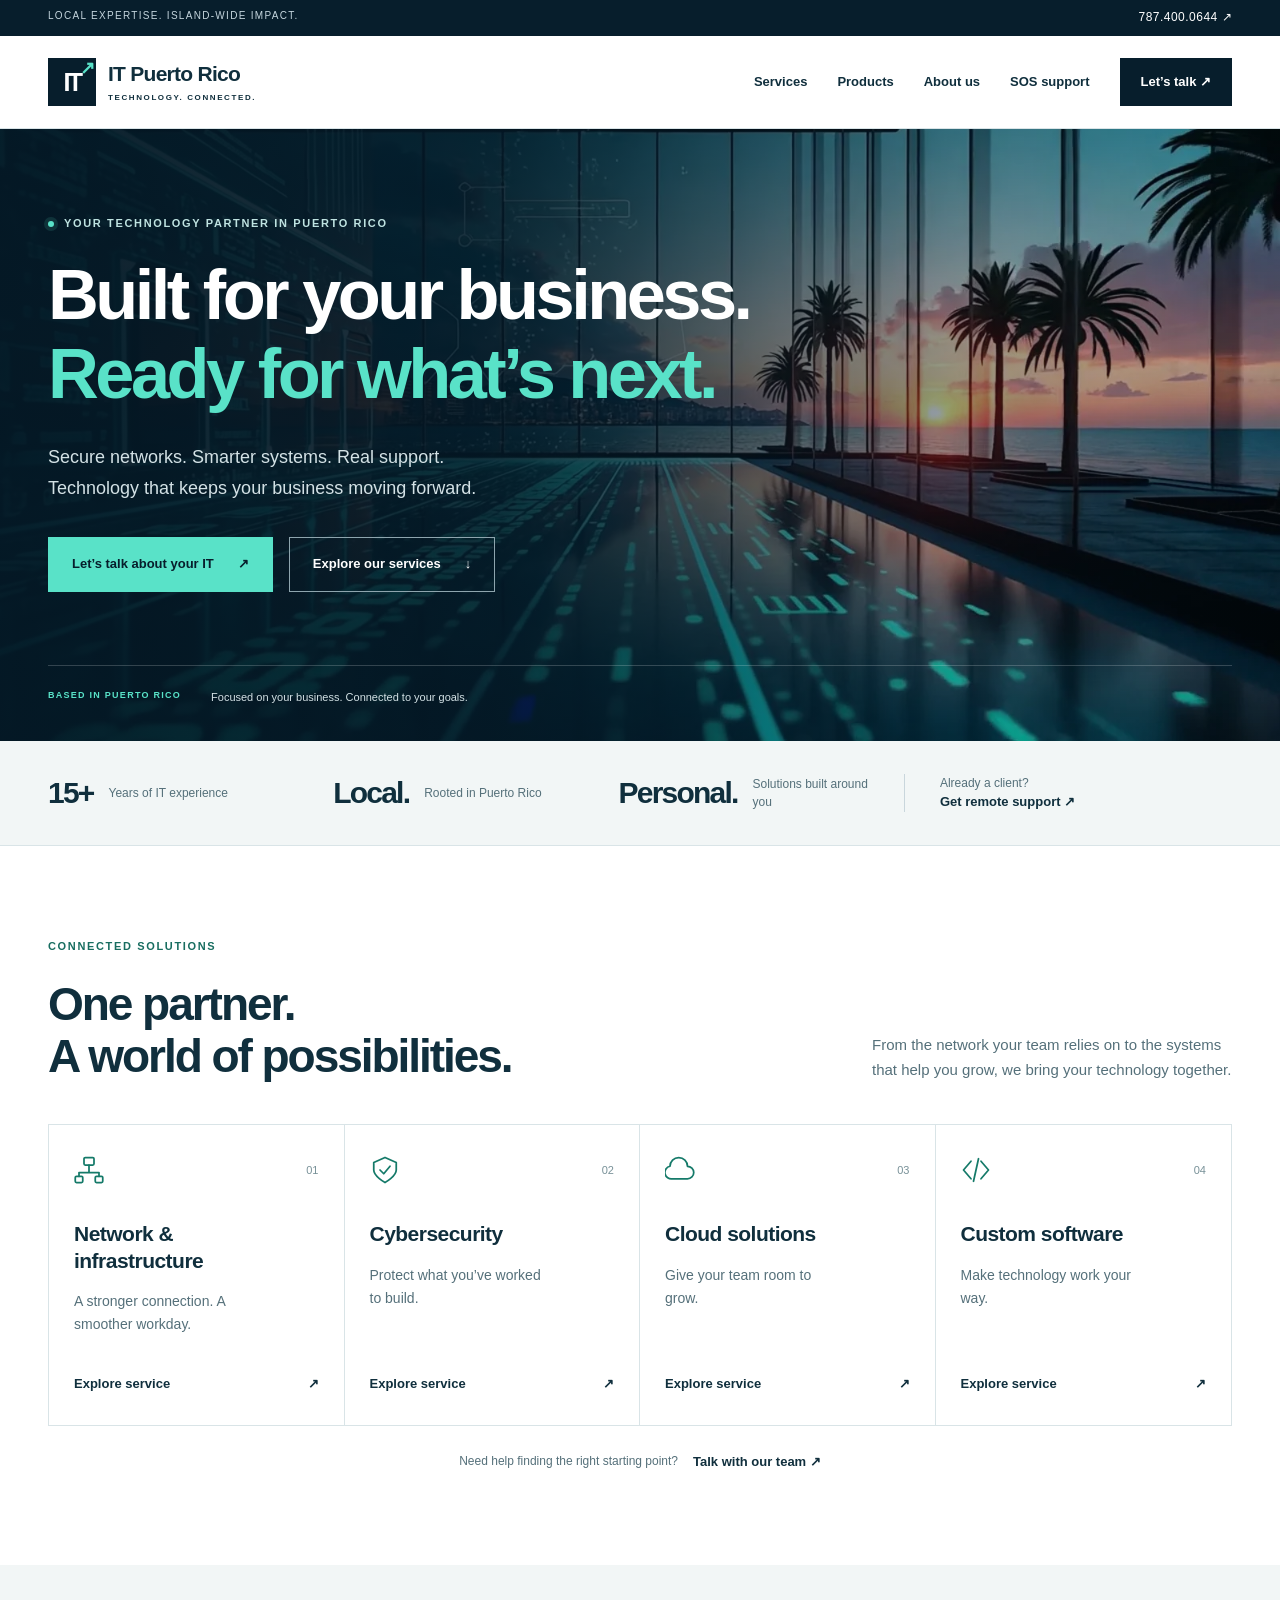
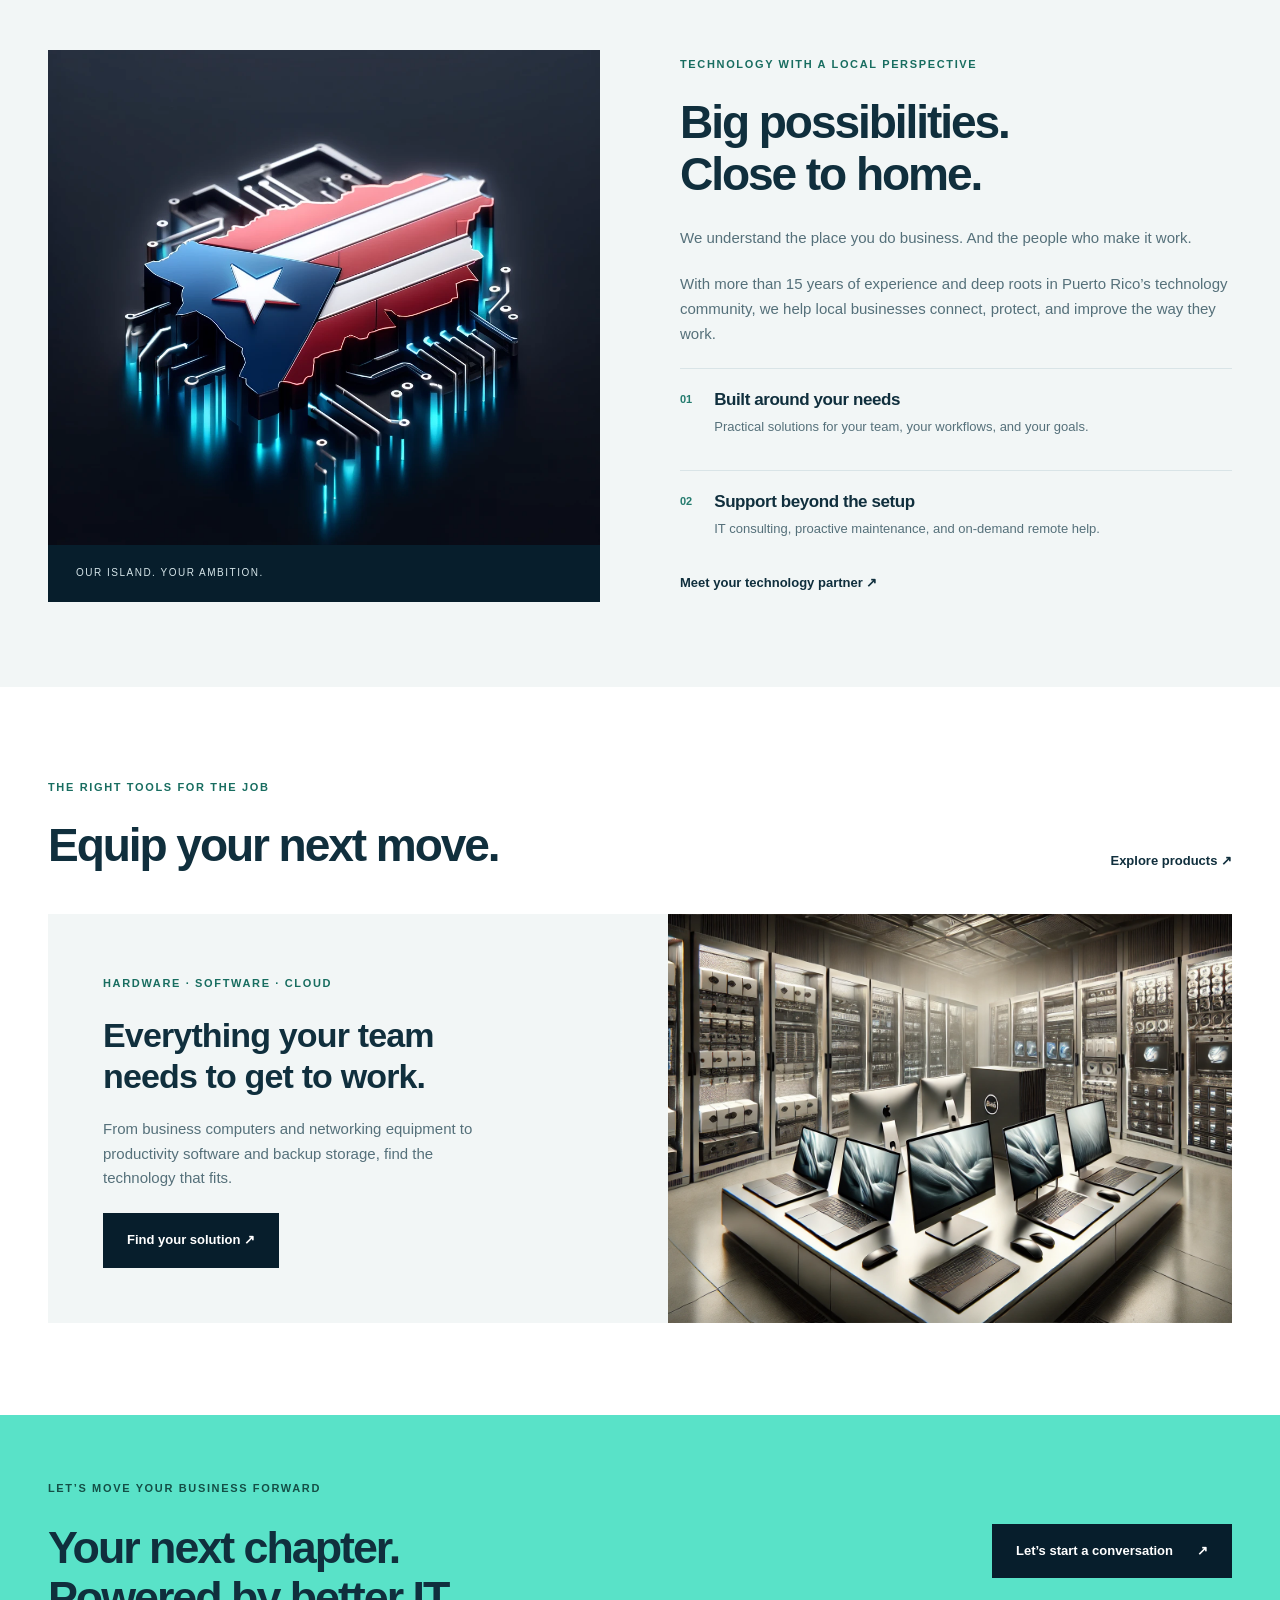
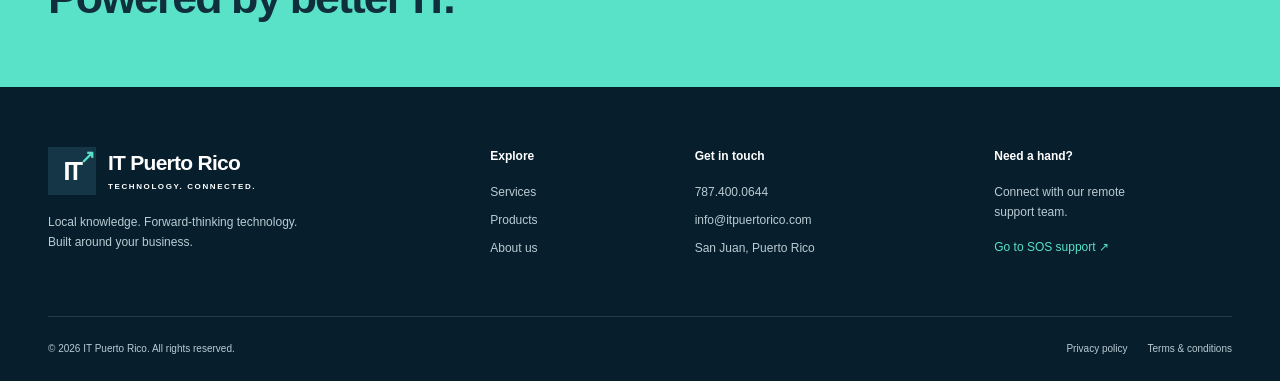
<file: index.html>
<!doctype html>
<html lang="en">
  <head>
    <meta charset="UTF-8" />
    <meta name="viewport" content="width=device-width, initial-scale=1" />
    <title>
      IT services for a business that’s going places | IT Puerto Rico
    </title>
    <meta
      name="description"
      content="IT services, cybersecurity, cloud solutions, and custom software for businesses in Puerto Rico. Connect with IT Puerto Rico."
    />
    <meta name="theme-color" content="#071e2c" />
    <link rel="canonical" href="https://www.itpuertorico.com/" />
    <meta
      property="og:title"
      content="IT services for a business that’s going places | IT Puerto Rico"
    />
    <meta
      property="og:description"
      content="IT services, cybersecurity, cloud solutions, and custom software for businesses in Puerto Rico. Connect with IT Puerto Rico."
    />
    <meta property="og:type" content="website" />
    <meta
      property="og:image"
      content="https://www.itpuertorico.com/assets/office.webp"
    />
    <link rel="icon" href="assets/favicon.svg" type="image/svg+xml" />
    <link rel="stylesheet" href="assets/site.css" />
    <script src="assets/site.js" defer></script>
  </head>
  <body>
    <a class="skip-link" href="#main">Skip to content</a>
    <div class="topbar">
      <div class="wrap">
        <span>LOCAL EXPERTISE. ISLAND-WIDE IMPACT.</span
        ><a href="tel:+17874000644"
          >787.400.0644 <span aria-hidden="true">↗</span></a
        >
      </div>
    </div>
    <header class="site-header">
      <div class="wrap nav-wrap">
        <a class="brand" href="index.html" aria-label="IT Puerto Rico home"
          ><span class="brand-mark" aria-hidden="true">IT<span>↗</span></span
          ><span>IT Puerto Rico<small>TECHNOLOGY. CONNECTED.</small></span></a
        ><button
          class="menu-toggle"
          aria-controls="navigation"
          aria-expanded="false"
          hidden
        >
          Menu <span aria-hidden="true">☰</span>
        </button>
        <nav id="navigation" aria-label="Main navigation">
          <a href="services.html">Services</a
          ><a href="products.html">Products</a><a href="about.html">About us</a
          ><a href="sos.html">SOS support</a
          ><a href="contact.html" class="nav-cta">Let’s talk ↗</a>
        </nav>
      </div>
    </header>
    <main id="main">
      <section class="hero">
        <img
          class="hero-image"
          src="assets/office.webp"
          alt=""
          width="1600"
          height="900"
          fetchpriority="high"
        />
        <div class="wrap hero-content">
          <p class="eyebrow">
            <span class="status-dot"></span> YOUR TECHNOLOGY PARTNER IN PUERTO
            RICO
          </p>
          <h1>Built for your business.<br /><em>Ready for what’s next.</em></h1>
          <p class="lead">
            Secure networks. Smarter systems. Real support.<br />
            Technology that keeps your business moving forward.
          </p>
          <div class="actions">
            <a class="button" href="contact.html"
              >Let’s talk about your IT <span aria-hidden="true">↗</span></a
            ><a class="button button-outline" href="#solutions"
              >Explore our services <span aria-hidden="true">↓</span></a
            >
          </div>
          <div class="hero-note">
            <span>BASED IN PUERTO RICO</span
            ><span>Focused on your business. Connected to your goals.</span>
          </div>
        </div>
      </section>
      <section class="proof-strip" aria-label="Our expertise">
        <div class="wrap proof-grid">
          <div><strong>15+</strong><span>Years of IT experience</span></div>
          <div><strong>Local.</strong><span>Rooted in Puerto Rico</span></div>
          <div>
            <strong>Personal.</strong><span>Solutions built around you</span>
          </div>
          <a href="sos.html"
            ><span>Already a client?<br /><b>Get remote support ↗</b></span></a
          >
        </div>
      </section>
      <section class="section" id="solutions">
        <div class="wrap">
          <div class="section-heading">
            <div>
              <p class="eyebrow">CONNECTED SOLUTIONS</p>
              <h2>One partner.<br />A world of possibilities.</h2>
            </div>
            <p>
              From the network your team relies on to the systems that help you
              grow, we bring your technology together.
            </p>
          </div>
          <div class="service-grid">
            <a class="service-card" href="services.html#network"
              ><div class="card-top">
                <svg viewBox="0 0 24 24" aria-hidden="true">
                  <rect x="8" y="2" width="8" height="6" rx="1" />
                  <path d="M12 8v6M4 14h16M4 14v3M20 14v3" />
                  <rect x="1" y="17" width="6" height="5" rx="1" />
                  <rect x="17" y="17" width="6" height="5" rx="1" /></svg
                ><span>01</span>
              </div>
              <h3>Network &amp; infrastructure</h3>
              <p>A stronger connection. A smoother workday.</p>
              <span class="text-link"
                >Explore service <span aria-hidden="true">↗</span></span
              ></a
            ><a class="service-card" href="services.html#security"
              ><div class="card-top">
                <svg viewBox="0 0 24 24" aria-hidden="true">
                  <path d="M12 2 3 6v6c0 5 9 10 9 10s9-5 9-10V6z" />
                  <path d="m8 12 3 3 5-6" /></svg
                ><span>02</span>
              </div>
              <h3>Cybersecurity</h3>
              <p>Protect what you’ve worked to build.</p>
              <span class="text-link"
                >Explore service <span aria-hidden="true">↗</span></span
              ></a
            ><a class="service-card" href="services.html#cloud"
              ><div class="card-top">
                <svg viewBox="0 0 24 24" aria-hidden="true">
                  <path
                    d="M6 19h12a5 5 0 0 0 0-10A7 7 0 0 0 4 9a5 5 0 0 0 2 10Z"
                  /></svg
                ><span>03</span>
              </div>
              <h3>Cloud solutions</h3>
              <p>Give your team room to grow.</p>
              <span class="text-link"
                >Explore service <span aria-hidden="true">↗</span></span
              ></a
            ><a class="service-card" href="services.html#software"
              ><div class="card-top">
                <svg viewBox="0 0 24 24" aria-hidden="true">
                  <path d="m8 5-6 7 6 7M16 5l6 7-6 7M14 3l-4 18" /></svg
                ><span>04</span>
              </div>
              <h3>Custom software</h3>
              <p>Make technology work your way.</p>
              <span class="text-link"
                >Explore service <span aria-hidden="true">↗</span></span
              ></a
            >
          </div>
          <div class="section-tail">
            <span>Need help finding the right starting point?</span
            ><a class="text-link" href="contact.html">Talk with our team ↗</a>
          </div>
        </div>
      </section>
      <section class="local-section">
        <div class="wrap local-grid">
          <div class="local-art">
            <img
              src="logo.jpg"
              alt="Puerto Rico flag represented as a technology circuit"
              width="1024"
              height="1024"
              loading="lazy"
            /><span>OUR ISLAND. YOUR AMBITION.</span>
          </div>
          <div>
            <p class="eyebrow">TECHNOLOGY WITH A LOCAL PERSPECTIVE</p>
            <h2>Big possibilities.<br />Close to home.</h2>
            <p class="lead">
              We understand the place you do business. And the people who make
              it work.
            </p>
            <p>
              With more than 15 years of experience and deep roots in Puerto
              Rico’s technology community, we help local businesses connect,
              protect, and improve the way they work.
            </p>
            <div class="value-row">
              <b>01</b>
              <div>
                <h3>Built around your needs</h3>
                <p>
                  Practical solutions for your team, your workflows, and your
                  goals.
                </p>
              </div>
            </div>
            <div class="value-row">
              <b>02</b>
              <div>
                <h3>Support beyond the setup</h3>
                <p>
                  IT consulting, proactive maintenance, and on-demand remote
                  help.
                </p>
              </div>
            </div>
            <a class="text-link" href="about.html"
              >Meet your technology partner ↗</a
            >
          </div>
        </div>
      </section>
      <section class="section">
        <div class="wrap">
          <div class="section-heading">
            <div>
              <p class="eyebrow">THE RIGHT TOOLS FOR THE JOB</p>
              <h2>Equip your next move.</h2>
            </div>
            <a class="text-link" href="products.html">Explore products ↗</a>
          </div>
          <div class="product-feature">
            <div>
              <span class="eyebrow">HARDWARE · SOFTWARE · CLOUD</span>
              <h3>Everything your team<br />needs to get to work.</h3>
              <p>
                From business computers and networking equipment to productivity
                software and backup storage, find the technology that fits.
              </p>
              <a class="button button-dark" href="products.html"
                >Find your solution ↗</a
              >
            </div>
            <img
              src="hardwaredevices.jpg"
              alt="Illustration of computers and business hardware"
              width="1024"
              height="1024"
              loading="lazy"
            />
          </div>
        </div>
      </section>
      <section class="cta">
        <div class="wrap cta-inner">
          <div>
            <p class="eyebrow">LET’S MOVE YOUR BUSINESS FORWARD</p>
            <h2>Your next chapter.<br />Powered by better IT.</h2>
          </div>
          <a class="button button-dark" href="contact.html"
            >Let’s start a conversation <span aria-hidden="true">↗</span></a
          >
        </div>
      </section>
    </main>
    <footer class="site-footer">
      <div class="wrap footer-grid">
        <div>
          <a class="brand" href="index.html"
            ><span class="brand-mark" aria-hidden="true">IT<span>↗</span></span
            ><span>IT Puerto Rico<small>TECHNOLOGY. CONNECTED.</small></span></a
          >
          <p>
            Local knowledge. Forward-thinking technology.<br />Built around your
            business.
          </p>
        </div>
        <div>
          <h2>Explore</h2>
          <a href="services.html">Services</a
          ><a href="products.html">Products</a><a href="about.html">About us</a>
        </div>
        <div>
          <h2>Get in touch</h2>
          <a href="tel:+17874000644">787.400.0644</a
          ><a href="mailto:info@itpuertorico.com">info@itpuertorico.com</a
          ><span>San Juan, Puerto Rico</span>
        </div>
        <div>
          <h2>Need a hand?</h2>
          <p>Connect with our remote<br />support team.</p>
          <a class="footer-support" href="sos.html">Go to SOS support ↗</a>
        </div>
      </div>
      <div class="wrap footer-bottom">
        <span
          >© <span data-year>2026</span> IT Puerto Rico. All rights
          reserved.</span
        >
        <div>
          <a href="privacy.html">Privacy policy</a
          ><a href="terms.html">Terms &amp; conditions</a>
        </div>
      </div>
    </footer>
  </body>
</html>
</file>
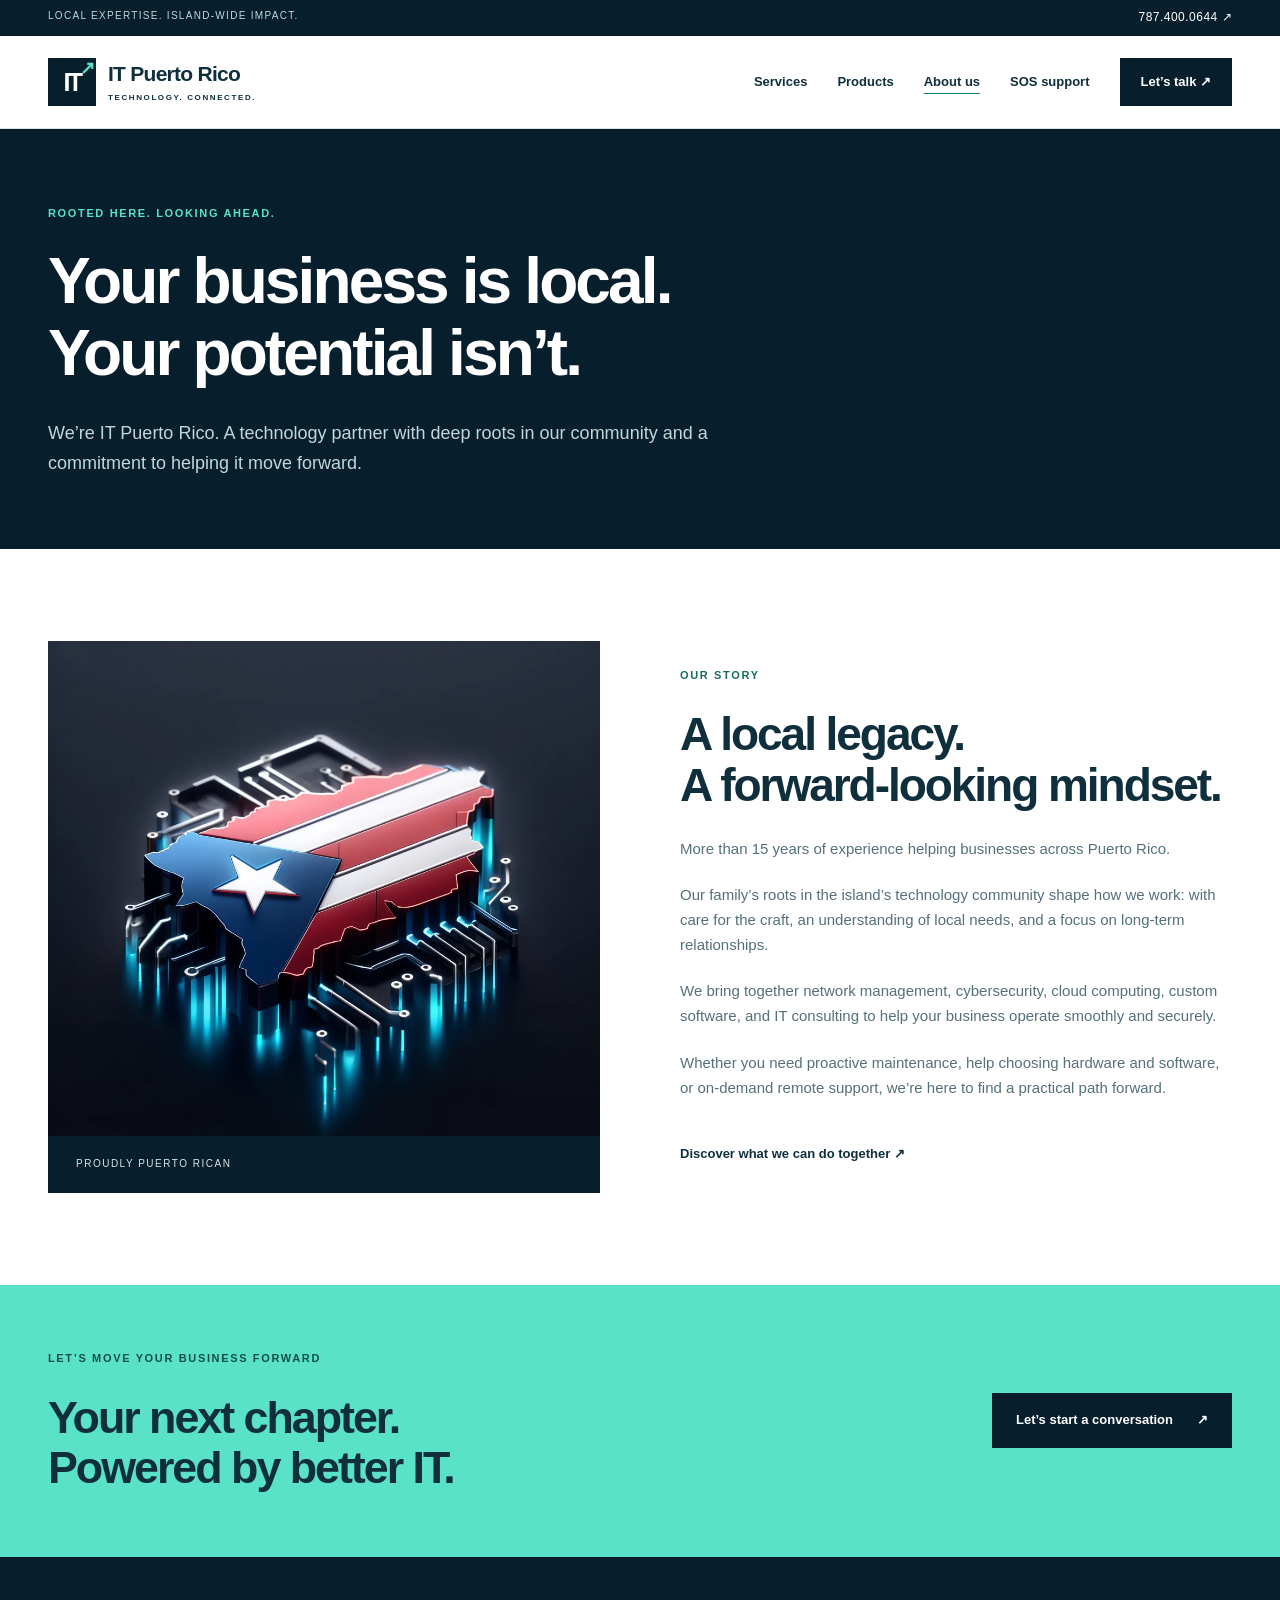
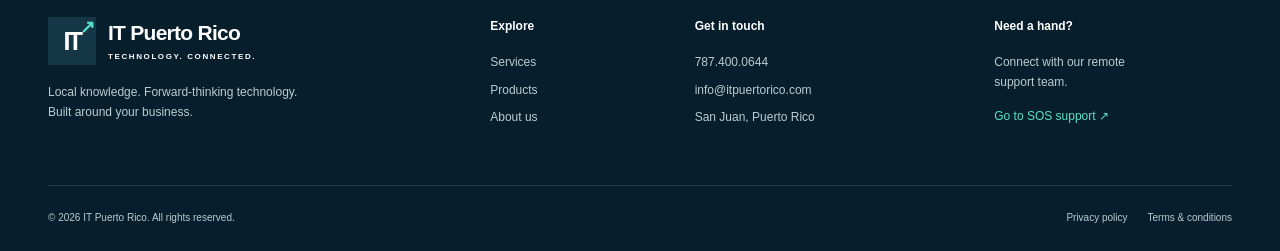
<file: about.html>
<!doctype html>
<html lang="en">
  <head>
    <meta charset="UTF-8" />
    <meta name="viewport" content="width=device-width, initial-scale=1" />
    <title>About us | IT Puerto Rico</title>
    <meta
      name="description"
      content="Meet IT Puerto Rico, a local technology partner with more than 15 years of experience serving businesses across Puerto Rico."
    />
    <meta name="theme-color" content="#071e2c" />
    <link rel="canonical" href="https://www.itpuertorico.com/about.html" />
    <meta property="og:title" content="About us | IT Puerto Rico" />
    <meta
      property="og:description"
      content="Meet IT Puerto Rico, a local technology partner with more than 15 years of experience serving businesses across Puerto Rico."
    />
    <meta property="og:type" content="website" />
    <meta
      property="og:image"
      content="https://www.itpuertorico.com/assets/office.webp"
    />
    <link rel="icon" href="assets/favicon.svg" type="image/svg+xml" />
    <link rel="stylesheet" href="assets/site.css" />
    <script src="assets/site.js" defer></script>
  </head>
  <body>
    <a class="skip-link" href="#main">Skip to content</a>
    <div class="topbar">
      <div class="wrap">
        <span>LOCAL EXPERTISE. ISLAND-WIDE IMPACT.</span
        ><a href="tel:+17874000644"
          >787.400.0644 <span aria-hidden="true">↗</span></a
        >
      </div>
    </div>
    <header class="site-header">
      <div class="wrap nav-wrap">
        <a class="brand" href="index.html" aria-label="IT Puerto Rico home"
          ><span class="brand-mark" aria-hidden="true">IT<span>↗</span></span
          ><span>IT Puerto Rico<small>TECHNOLOGY. CONNECTED.</small></span></a
        ><button
          class="menu-toggle"
          aria-controls="navigation"
          aria-expanded="false"
          hidden
        >
          Menu <span aria-hidden="true">☰</span>
        </button>
        <nav id="navigation" aria-label="Main navigation">
          <a href="services.html">Services</a
          ><a href="products.html">Products</a
          ><a href="about.html" aria-current="page">About us</a
          ><a href="sos.html">SOS support</a
          ><a href="contact.html" class="nav-cta">Let’s talk ↗</a>
        </nav>
      </div>
    </header>
    <main id="main">
      <section class="page-hero">
        <div class="wrap">
          <p class="eyebrow">ROOTED HERE. LOOKING AHEAD.</p>
          <h1>Your business is local.<br />Your potential isn’t.</h1>
          <p class="lead">
            We’re IT Puerto Rico. A technology partner with deep roots in our
            community and a commitment to helping it move forward.
          </p>
        </div>
      </section>
      <section class="section">
        <div class="wrap local-grid">
          <div class="local-art">
            <img
              src="logo.jpg"
              alt="Puerto Rico flag represented as a technology circuit"
              width="1024"
              height="1024"
            /><span>PROUDLY PUERTO RICAN</span>
          </div>
          <div>
            <p class="eyebrow">OUR STORY</p>
            <h2>A local legacy.<br />A forward-looking mindset.</h2>
            <p class="lead">
              More than 15 years of experience helping businesses across Puerto
              Rico.
            </p>
            <p>
              Our family’s roots in the island’s technology community shape how
              we work: with care for the craft, an understanding of local needs,
              and a focus on long-term relationships.
            </p>
            <p>
              We bring together network management, cybersecurity, cloud
              computing, custom software, and IT consulting to help your
              business operate smoothly and securely.
            </p>
            <p>
              Whether you need proactive maintenance, help choosing hardware and
              software, or on-demand remote support, we’re here to find a
              practical path forward.
            </p>
            <a class="text-link" href="services.html"
              >Discover what we can do together ↗</a
            >
          </div>
        </div>
      </section>
      <section class="cta">
        <div class="wrap cta-inner">
          <div>
            <p class="eyebrow">LET’S MOVE YOUR BUSINESS FORWARD</p>
            <h2>Your next chapter.<br />Powered by better IT.</h2>
          </div>
          <a class="button button-dark" href="contact.html"
            >Let’s start a conversation <span aria-hidden="true">↗</span></a
          >
        </div>
      </section>
    </main>
    <footer class="site-footer">
      <div class="wrap footer-grid">
        <div>
          <a class="brand" href="index.html"
            ><span class="brand-mark" aria-hidden="true">IT<span>↗</span></span
            ><span>IT Puerto Rico<small>TECHNOLOGY. CONNECTED.</small></span></a
          >
          <p>
            Local knowledge. Forward-thinking technology.<br />Built around your
            business.
          </p>
        </div>
        <div>
          <h2>Explore</h2>
          <a href="services.html">Services</a
          ><a href="products.html">Products</a><a href="about.html">About us</a>
        </div>
        <div>
          <h2>Get in touch</h2>
          <a href="tel:+17874000644">787.400.0644</a
          ><a href="mailto:info@itpuertorico.com">info@itpuertorico.com</a
          ><span>San Juan, Puerto Rico</span>
        </div>
        <div>
          <h2>Need a hand?</h2>
          <p>Connect with our remote<br />support team.</p>
          <a class="footer-support" href="sos.html">Go to SOS support ↗</a>
        </div>
      </div>
      <div class="wrap footer-bottom">
        <span
          >© <span data-year>2026</span> IT Puerto Rico. All rights
          reserved.</span
        >
        <div>
          <a href="privacy.html">Privacy policy</a
          ><a href="terms.html">Terms &amp; conditions</a>
        </div>
      </div>
    </footer>
  </body>
</html>
</file>
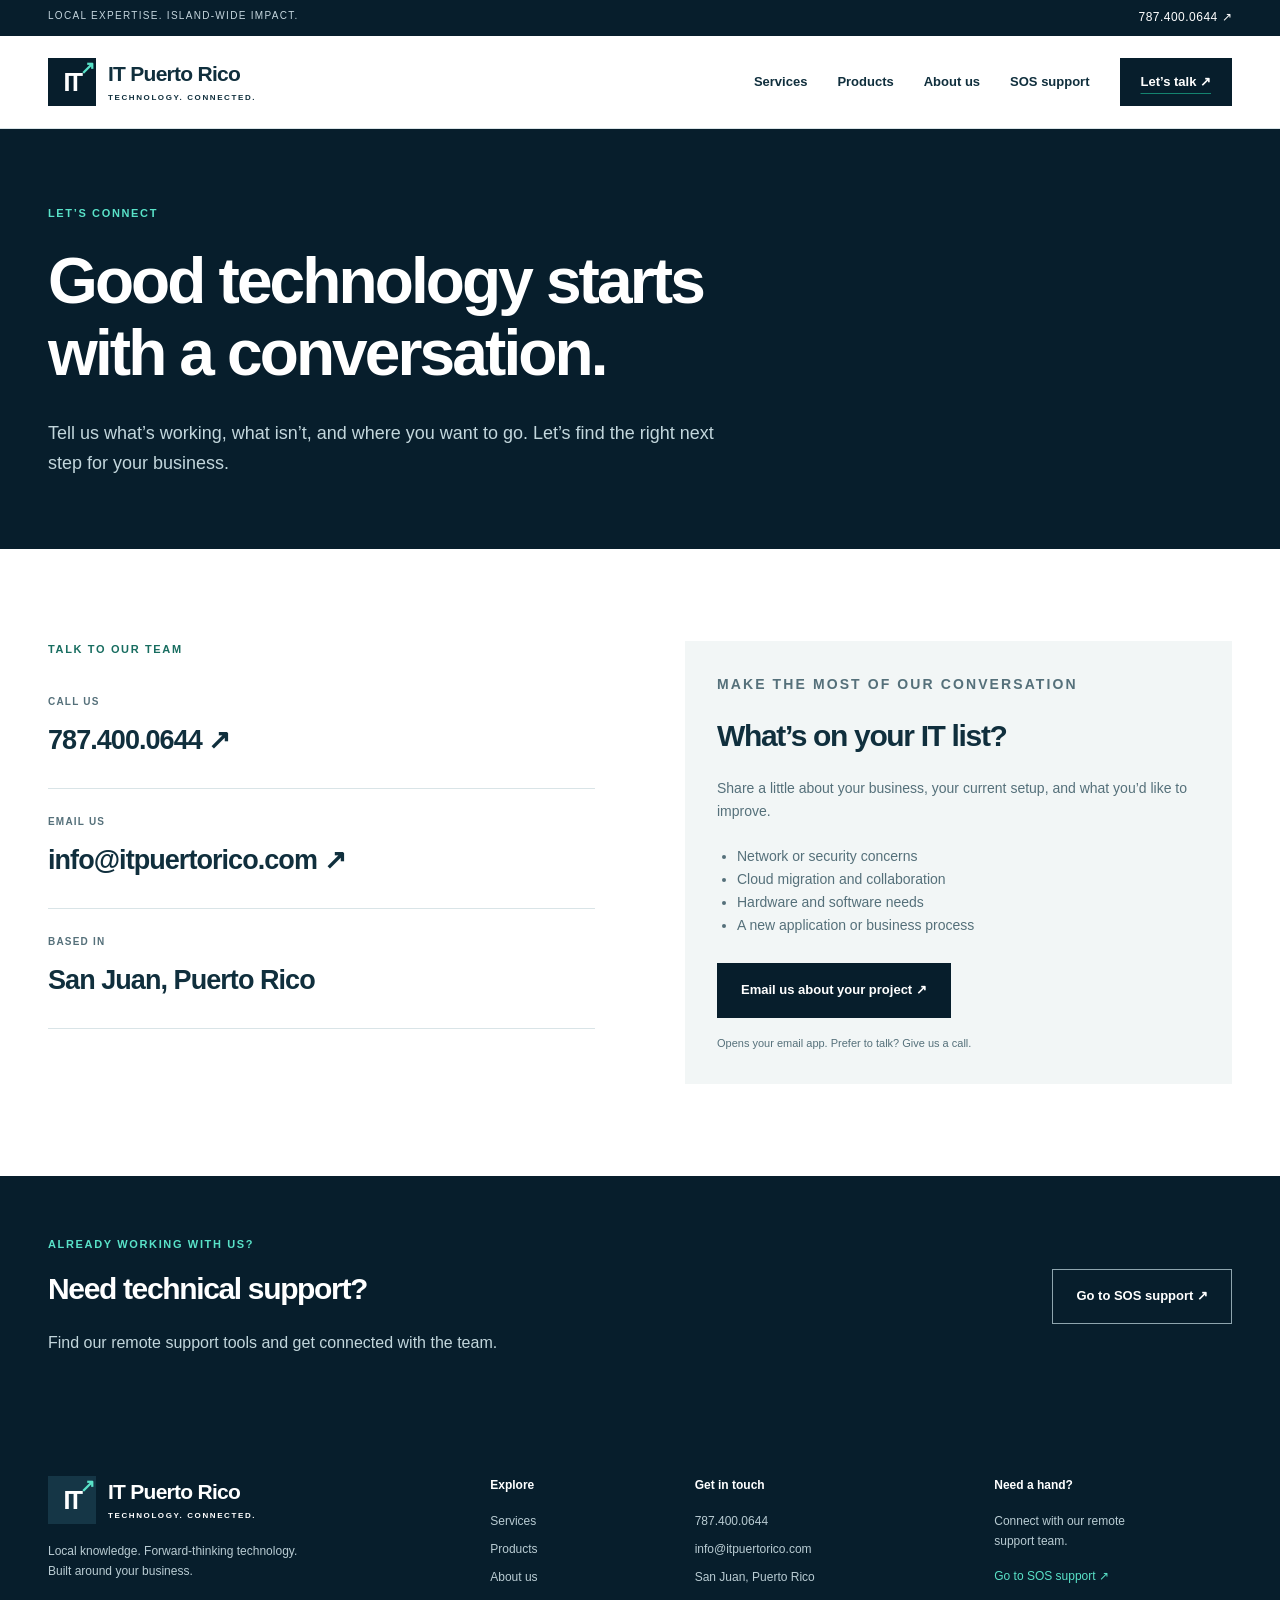
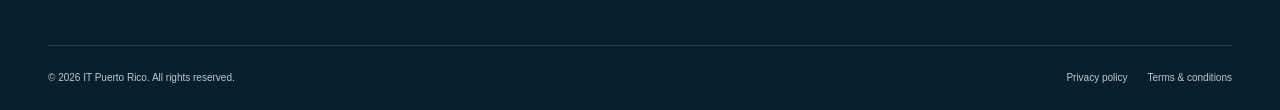
<file: contact.html>
<!doctype html>
<html lang="en">
  <head>
    <meta charset="UTF-8" />
    <meta name="viewport" content="width=device-width, initial-scale=1" />
    <title>Contact | IT Puerto Rico</title>
    <meta
      name="description"
      content="Talk to IT Puerto Rico about your business technology. Call 787.400.0644 or email info@itpuertorico.com."
    />
    <meta name="theme-color" content="#071e2c" />
    <link rel="canonical" href="https://www.itpuertorico.com/contact.html" />
    <meta property="og:title" content="Contact | IT Puerto Rico" />
    <meta
      property="og:description"
      content="Talk to IT Puerto Rico about your business technology. Call 787.400.0644 or email info@itpuertorico.com."
    />
    <meta property="og:type" content="website" />
    <meta
      property="og:image"
      content="https://www.itpuertorico.com/assets/office.webp"
    />
    <link rel="icon" href="assets/favicon.svg" type="image/svg+xml" />
    <link rel="stylesheet" href="assets/site.css" />
    <script src="assets/site.js" defer></script>
  </head>
  <body>
    <a class="skip-link" href="#main">Skip to content</a>
    <div class="topbar">
      <div class="wrap">
        <span>LOCAL EXPERTISE. ISLAND-WIDE IMPACT.</span
        ><a href="tel:+17874000644"
          >787.400.0644 <span aria-hidden="true">↗</span></a
        >
      </div>
    </div>
    <header class="site-header">
      <div class="wrap nav-wrap">
        <a class="brand" href="index.html" aria-label="IT Puerto Rico home"
          ><span class="brand-mark" aria-hidden="true">IT<span>↗</span></span
          ><span>IT Puerto Rico<small>TECHNOLOGY. CONNECTED.</small></span></a
        ><button
          class="menu-toggle"
          aria-controls="navigation"
          aria-expanded="false"
          hidden
        >
          Menu <span aria-hidden="true">☰</span>
        </button>
        <nav id="navigation" aria-label="Main navigation">
          <a href="services.html">Services</a
          ><a href="products.html">Products</a><a href="about.html">About us</a
          ><a href="sos.html">SOS support</a
          ><a href="contact.html" aria-current="page" class="nav-cta"
            >Let’s talk ↗</a
          >
        </nav>
      </div>
    </header>
    <main id="main">
      <section class="page-hero">
        <div class="wrap">
          <p class="eyebrow">LET’S CONNECT</p>
          <h1>Good technology starts<br />with a conversation.</h1>
          <p class="lead">
            Tell us what’s working, what isn’t, and where you want to go. Let’s
            find the right next step for your business.
          </p>
        </div>
      </section>
      <section class="section">
        <div class="wrap contact-grid">
          <div class="contact-panel">
            <p class="eyebrow">TALK TO OUR TEAM</p>
            <a class="contact-link" href="tel:+17874000644"
              ><span>CALL US</span><strong>787.400.0644 ↗</strong></a
            ><a class="contact-link" href="mailto:info@itpuertorico.com"
              ><span>EMAIL US</span><strong>info@itpuertorico.com ↗</strong></a
            >
            <div class="contact-link">
              <span>BASED IN</span><strong>San Juan, Puerto Rico</strong>
            </div>
          </div>
          <aside class="contact-aside">
            <p class="eyebrow">MAKE THE MOST OF OUR CONVERSATION</p>
            <h2>What’s on your IT list?</h2>
            <p>
              Share a little about your business, your current setup, and what
              you’d like to improve.
            </p>
            <ul>
              <li>Network or security concerns</li>
              <li>Cloud migration and collaboration</li>
              <li>Hardware and software needs</li>
              <li>A new application or business process</li>
            </ul>
            <a
              class="button button-dark"
              id="email-project"
              href="mailto:info@itpuertorico.com?subject=Let%27s%20talk%20about%20my%20IT"
              >Email us about your project ↗</a
            >
            <p class="small">
              Opens your email app. Prefer to talk? Give us a call.
            </p>
          </aside>
        </div>
      </section>
      <section class="support-band">
        <div class="wrap">
          <div>
            <p class="eyebrow">ALREADY WORKING WITH US?</p>
            <h2>Need technical support?</h2>
            <p>
              Find our remote support tools and get connected with the team.
            </p>
          </div>
          <a class="button button-outline" href="sos.html"
            >Go to SOS support ↗</a
          >
        </div>
      </section>
    </main>
    <footer class="site-footer">
      <div class="wrap footer-grid">
        <div>
          <a class="brand" href="index.html"
            ><span class="brand-mark" aria-hidden="true">IT<span>↗</span></span
            ><span>IT Puerto Rico<small>TECHNOLOGY. CONNECTED.</small></span></a
          >
          <p>
            Local knowledge. Forward-thinking technology.<br />Built around your
            business.
          </p>
        </div>
        <div>
          <h2>Explore</h2>
          <a href="services.html">Services</a
          ><a href="products.html">Products</a><a href="about.html">About us</a>
        </div>
        <div>
          <h2>Get in touch</h2>
          <a href="tel:+17874000644">787.400.0644</a
          ><a href="mailto:info@itpuertorico.com">info@itpuertorico.com</a
          ><span>San Juan, Puerto Rico</span>
        </div>
        <div>
          <h2>Need a hand?</h2>
          <p>Connect with our remote<br />support team.</p>
          <a class="footer-support" href="sos.html">Go to SOS support ↗</a>
        </div>
      </div>
      <div class="wrap footer-bottom">
        <span
          >© <span data-year>2026</span> IT Puerto Rico. All rights
          reserved.</span
        >
        <div>
          <a href="privacy.html">Privacy policy</a
          ><a href="terms.html">Terms &amp; conditions</a>
        </div>
      </div>
    </footer>
  </body>
</html>
</file>
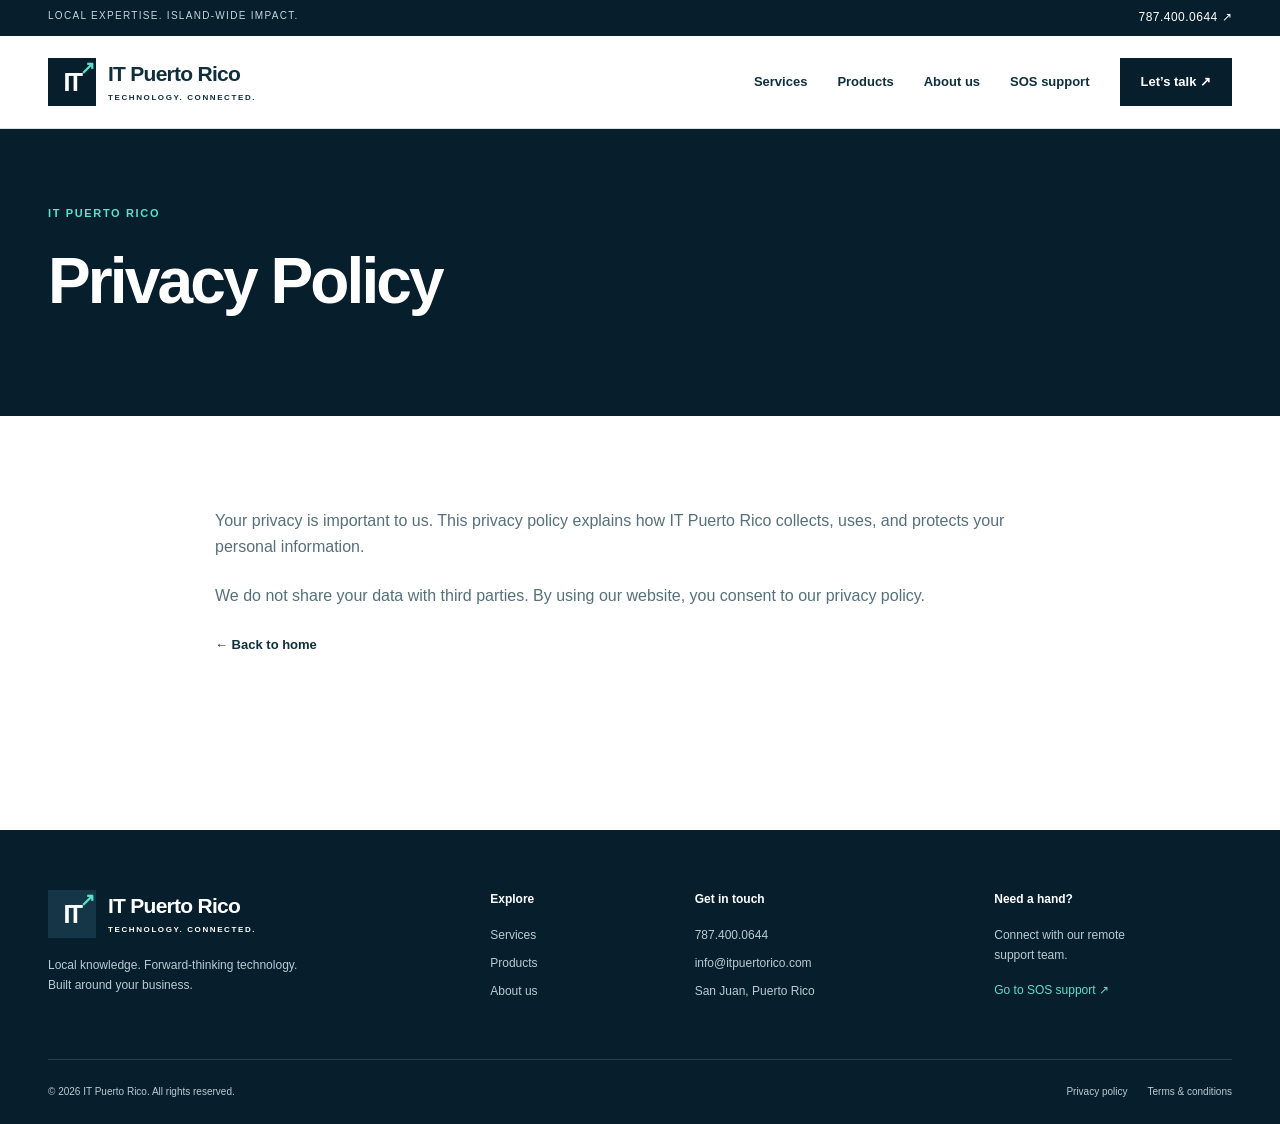
<file: privacy.html>
<!doctype html>
<html lang="en">
  <head>
    <meta charset="UTF-8" />
    <meta name="viewport" content="width=device-width, initial-scale=1" />
    <title>Privacy Policy | IT Puerto Rico</title>
    <meta name="description" content="Privacy Policy for IT Puerto Rico." />
    <meta name="theme-color" content="#071e2c" />
    <link rel="canonical" href="https://www.itpuertorico.com/privacy.html" />
    <meta property="og:title" content="Privacy Policy | IT Puerto Rico" />
    <meta
      property="og:description"
      content="Privacy Policy for IT Puerto Rico."
    />
    <meta property="og:type" content="website" />
    <meta
      property="og:image"
      content="https://www.itpuertorico.com/assets/office.webp"
    />
    <link rel="icon" href="assets/favicon.svg" type="image/svg+xml" />
    <link rel="stylesheet" href="assets/site.css" />
    <script src="assets/site.js" defer></script>
  </head>
  <body>
    <a class="skip-link" href="#main">Skip to content</a>
    <div class="topbar">
      <div class="wrap">
        <span>LOCAL EXPERTISE. ISLAND-WIDE IMPACT.</span
        ><a href="tel:+17874000644"
          >787.400.0644 <span aria-hidden="true">↗</span></a
        >
      </div>
    </div>
    <header class="site-header">
      <div class="wrap nav-wrap">
        <a class="brand" href="index.html" aria-label="IT Puerto Rico home"
          ><span class="brand-mark" aria-hidden="true">IT<span>↗</span></span
          ><span>IT Puerto Rico<small>TECHNOLOGY. CONNECTED.</small></span></a
        ><button
          class="menu-toggle"
          aria-controls="navigation"
          aria-expanded="false"
          hidden
        >
          Menu <span aria-hidden="true">☰</span>
        </button>
        <nav id="navigation" aria-label="Main navigation">
          <a href="services.html">Services</a
          ><a href="products.html">Products</a><a href="about.html">About us</a
          ><a href="sos.html">SOS support</a
          ><a href="contact.html" class="nav-cta">Let’s talk ↗</a>
        </nav>
      </div>
    </header>
    <main id="main">
      <section class="page-hero">
        <div class="wrap">
          <p class="eyebrow">IT PUERTO RICO</p>
          <h1>Privacy Policy</h1>
          <p class="lead"></p>
        </div>
      </section>
      <section class="section">
        <div class="wrap legal">
          <p>
            Your privacy is important to us. This privacy policy explains how IT
            Puerto Rico collects, uses, and protects your personal information.
          </p>
          <p>
            We do not share your data with third parties. By using our website,
            you consent to our privacy policy.
          </p>
          <a class="text-link" href="index.html">← Back to home</a>
        </div>
      </section>
    </main>
    <footer class="site-footer">
      <div class="wrap footer-grid">
        <div>
          <a class="brand" href="index.html"
            ><span class="brand-mark" aria-hidden="true">IT<span>↗</span></span
            ><span>IT Puerto Rico<small>TECHNOLOGY. CONNECTED.</small></span></a
          >
          <p>
            Local knowledge. Forward-thinking technology.<br />Built around your
            business.
          </p>
        </div>
        <div>
          <h2>Explore</h2>
          <a href="services.html">Services</a
          ><a href="products.html">Products</a><a href="about.html">About us</a>
        </div>
        <div>
          <h2>Get in touch</h2>
          <a href="tel:+17874000644">787.400.0644</a
          ><a href="mailto:info@itpuertorico.com">info@itpuertorico.com</a
          ><span>San Juan, Puerto Rico</span>
        </div>
        <div>
          <h2>Need a hand?</h2>
          <p>Connect with our remote<br />support team.</p>
          <a class="footer-support" href="sos.html">Go to SOS support ↗</a>
        </div>
      </div>
      <div class="wrap footer-bottom">
        <span
          >© <span data-year>2026</span> IT Puerto Rico. All rights
          reserved.</span
        >
        <div>
          <a href="privacy.html">Privacy policy</a
          ><a href="terms.html">Terms &amp; conditions</a>
        </div>
      </div>
    </footer>
  </body>
</html>
</file>
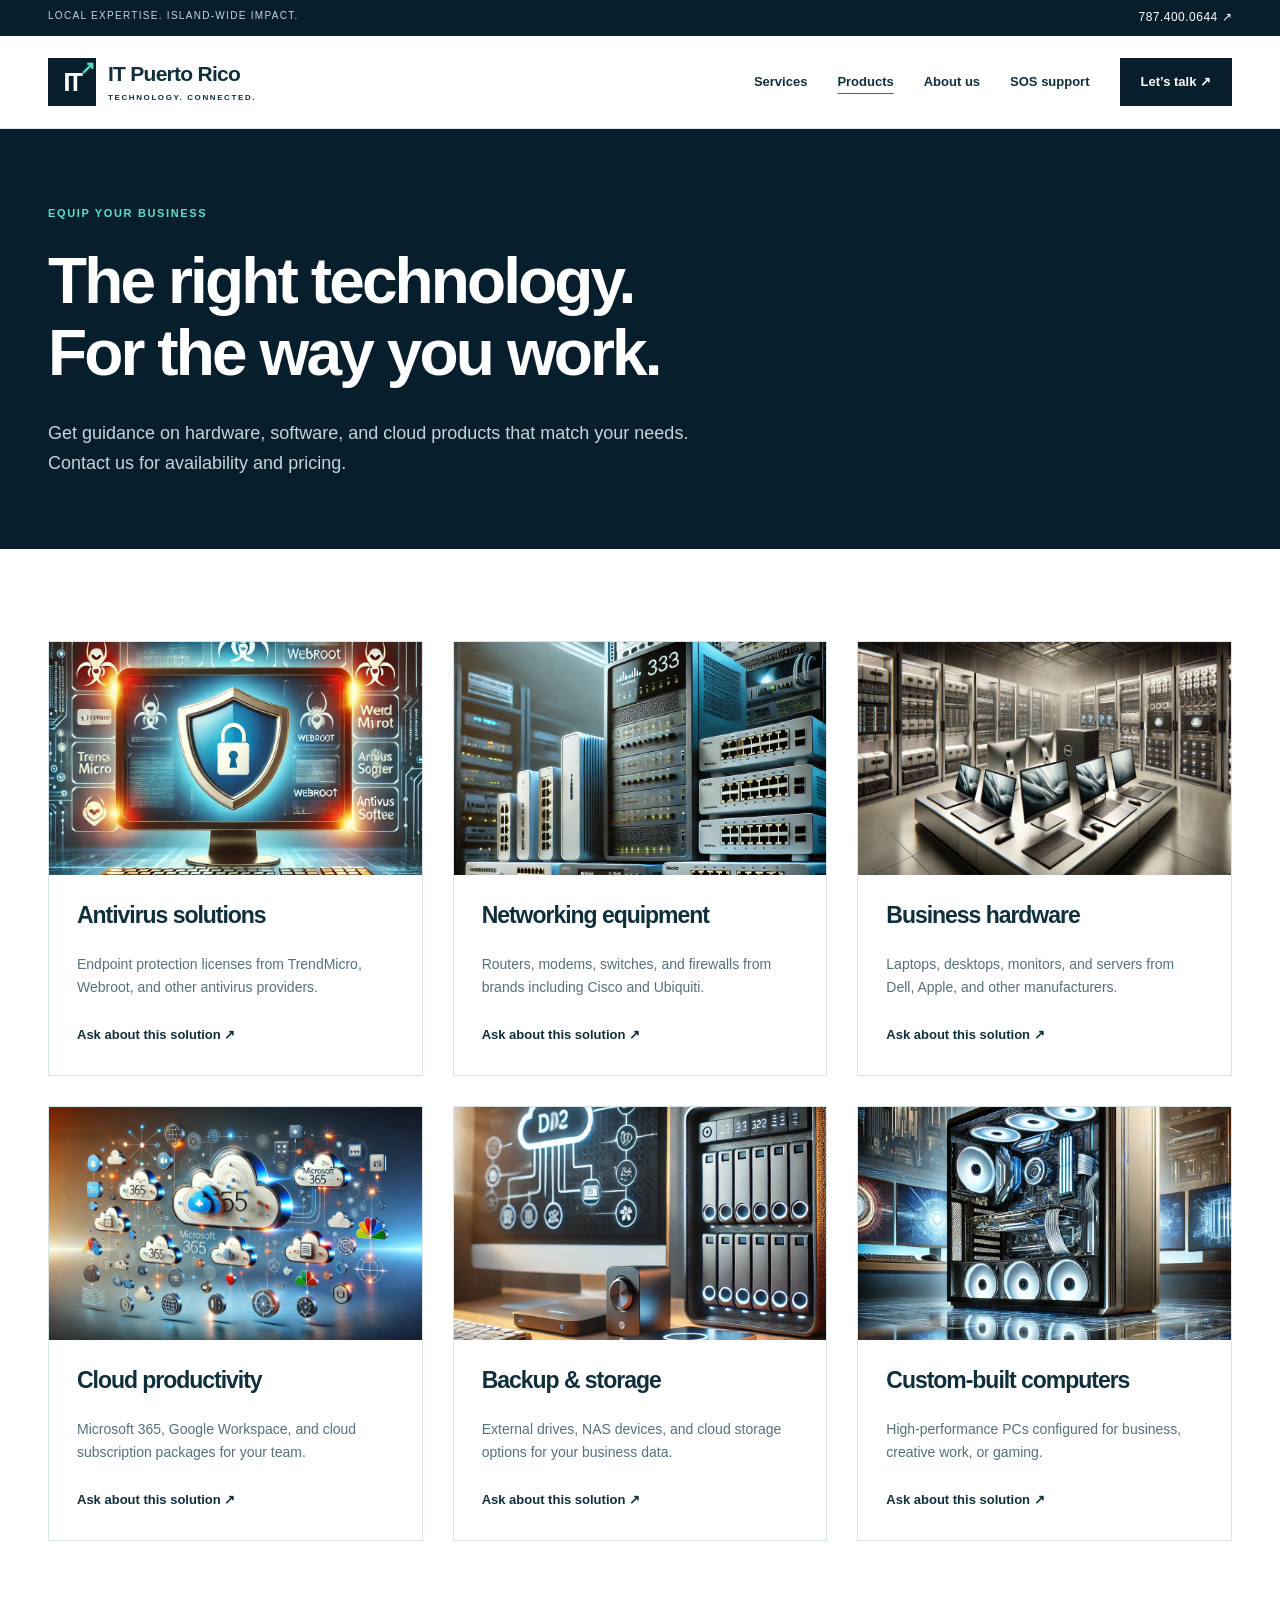
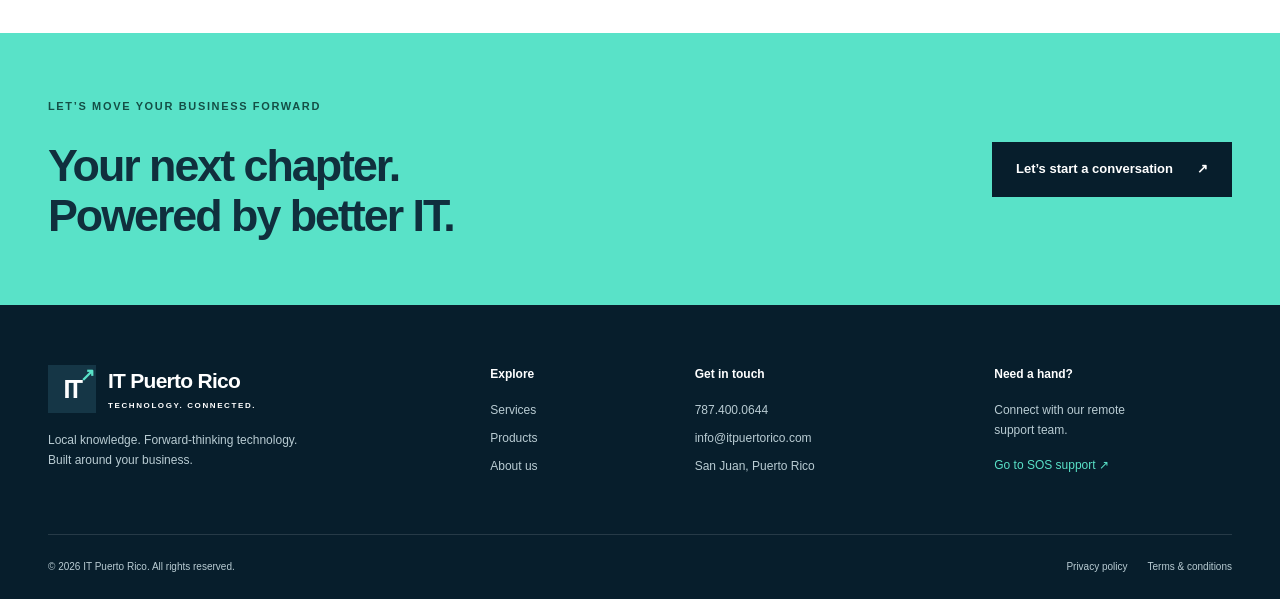
<file: products.html>
<!doctype html>
<html lang="en">
  <head>
    <meta charset="UTF-8" />
    <meta name="viewport" content="width=device-width, initial-scale=1" />
    <title>Products | IT Puerto Rico</title>
    <meta
      name="description"
      content="Explore business hardware, networking equipment, antivirus licenses, cloud subscriptions, and storage from IT Puerto Rico."
    />
    <meta name="theme-color" content="#071e2c" />
    <link rel="canonical" href="https://www.itpuertorico.com/products.html" />
    <meta property="og:title" content="Products | IT Puerto Rico" />
    <meta
      property="og:description"
      content="Explore business hardware, networking equipment, antivirus licenses, cloud subscriptions, and storage from IT Puerto Rico."
    />
    <meta property="og:type" content="website" />
    <meta
      property="og:image"
      content="https://www.itpuertorico.com/assets/office.webp"
    />
    <link rel="icon" href="assets/favicon.svg" type="image/svg+xml" />
    <link rel="stylesheet" href="assets/site.css" />
    <script src="assets/site.js" defer></script>
  </head>
  <body>
    <a class="skip-link" href="#main">Skip to content</a>
    <div class="topbar">
      <div class="wrap">
        <span>LOCAL EXPERTISE. ISLAND-WIDE IMPACT.</span
        ><a href="tel:+17874000644"
          >787.400.0644 <span aria-hidden="true">↗</span></a
        >
      </div>
    </div>
    <header class="site-header">
      <div class="wrap nav-wrap">
        <a class="brand" href="index.html" aria-label="IT Puerto Rico home"
          ><span class="brand-mark" aria-hidden="true">IT<span>↗</span></span
          ><span>IT Puerto Rico<small>TECHNOLOGY. CONNECTED.</small></span></a
        ><button
          class="menu-toggle"
          aria-controls="navigation"
          aria-expanded="false"
          hidden
        >
          Menu <span aria-hidden="true">☰</span>
        </button>
        <nav id="navigation" aria-label="Main navigation">
          <a href="services.html">Services</a
          ><a href="products.html" aria-current="page">Products</a
          ><a href="about.html">About us</a><a href="sos.html">SOS support</a
          ><a href="contact.html" class="nav-cta">Let’s talk ↗</a>
        </nav>
      </div>
    </header>
    <main id="main">
      <section class="page-hero">
        <div class="wrap">
          <p class="eyebrow">EQUIP YOUR BUSINESS</p>
          <h1>The right technology.<br />For the way you work.</h1>
          <p class="lead">
            Get guidance on hardware, software, and cloud products that match
            your needs. Contact us for availability and pricing.
          </p>
        </div>
      </section>
      <section class="section">
        <div class="wrap products-grid">
          <article class="product-card">
            <img
              src="antivirus.jpg"
              alt="Illustration of antivirus solutions"
              width="1024"
              height="1024"
              loading="lazy"
            />
            <div>
              <h2>Antivirus solutions</h2>
              <p>
                Endpoint protection licenses from TrendMicro, Webroot, and other
                antivirus providers.
              </p>
              <a class="text-link" href="contact.html"
                >Ask about this solution ↗</a
              >
            </div>
          </article>
          <article class="product-card">
            <img
              src="networkingequipment.jpg"
              alt="Illustration of networking equipment"
              width="1024"
              height="1024"
              loading="lazy"
            />
            <div>
              <h2>Networking equipment</h2>
              <p>
                Routers, modems, switches, and firewalls from brands including
                Cisco and Ubiquiti.
              </p>
              <a class="text-link" href="contact.html"
                >Ask about this solution ↗</a
              >
            </div>
          </article>
          <article class="product-card">
            <img
              src="hardwaredevices.jpg"
              alt="Illustration of business hardware"
              width="1024"
              height="1024"
              loading="lazy"
            />
            <div>
              <h2>Business hardware</h2>
              <p>
                Laptops, desktops, monitors, and servers from Dell, Apple, and
                other manufacturers.
              </p>
              <a class="text-link" href="contact.html"
                >Ask about this solution ↗</a
              >
            </div>
          </article>
          <article class="product-card">
            <img
              src="cloudsolutions.jpg"
              alt="Illustration of cloud productivity"
              width="1024"
              height="1024"
              loading="lazy"
            />
            <div>
              <h2>Cloud productivity</h2>
              <p>
                Microsoft 365, Google Workspace, and cloud subscription packages
                for your team.
              </p>
              <a class="text-link" href="contact.html"
                >Ask about this solution ↗</a
              >
            </div>
          </article>
          <article class="product-card">
            <img
              src="backupstorage.jpg"
              alt="Illustration of backup &amp; storage"
              width="1024"
              height="1024"
              loading="lazy"
            />
            <div>
              <h2>Backup &amp; storage</h2>
              <p>
                External drives, NAS devices, and cloud storage options for your
                business data.
              </p>
              <a class="text-link" href="contact.html"
                >Ask about this solution ↗</a
              >
            </div>
          </article>
          <article class="product-card">
            <img
              src="custombuilt.jpg"
              alt="Illustration of custom-built computers"
              width="1024"
              height="1024"
              loading="lazy"
            />
            <div>
              <h2>Custom-built computers</h2>
              <p>
                High-performance PCs configured for business, creative work, or
                gaming.
              </p>
              <a class="text-link" href="contact.html"
                >Ask about this solution ↗</a
              >
            </div>
          </article>
        </div>
      </section>
      <section class="cta">
        <div class="wrap cta-inner">
          <div>
            <p class="eyebrow">LET’S MOVE YOUR BUSINESS FORWARD</p>
            <h2>Your next chapter.<br />Powered by better IT.</h2>
          </div>
          <a class="button button-dark" href="contact.html"
            >Let’s start a conversation <span aria-hidden="true">↗</span></a
          >
        </div>
      </section>
    </main>
    <footer class="site-footer">
      <div class="wrap footer-grid">
        <div>
          <a class="brand" href="index.html"
            ><span class="brand-mark" aria-hidden="true">IT<span>↗</span></span
            ><span>IT Puerto Rico<small>TECHNOLOGY. CONNECTED.</small></span></a
          >
          <p>
            Local knowledge. Forward-thinking technology.<br />Built around your
            business.
          </p>
        </div>
        <div>
          <h2>Explore</h2>
          <a href="services.html">Services</a
          ><a href="products.html">Products</a><a href="about.html">About us</a>
        </div>
        <div>
          <h2>Get in touch</h2>
          <a href="tel:+17874000644">787.400.0644</a
          ><a href="mailto:info@itpuertorico.com">info@itpuertorico.com</a
          ><span>San Juan, Puerto Rico</span>
        </div>
        <div>
          <h2>Need a hand?</h2>
          <p>Connect with our remote<br />support team.</p>
          <a class="footer-support" href="sos.html">Go to SOS support ↗</a>
        </div>
      </div>
      <div class="wrap footer-bottom">
        <span
          >© <span data-year>2026</span> IT Puerto Rico. All rights
          reserved.</span
        >
        <div>
          <a href="privacy.html">Privacy policy</a
          ><a href="terms.html">Terms &amp; conditions</a>
        </div>
      </div>
    </footer>
  </body>
</html>
</file>
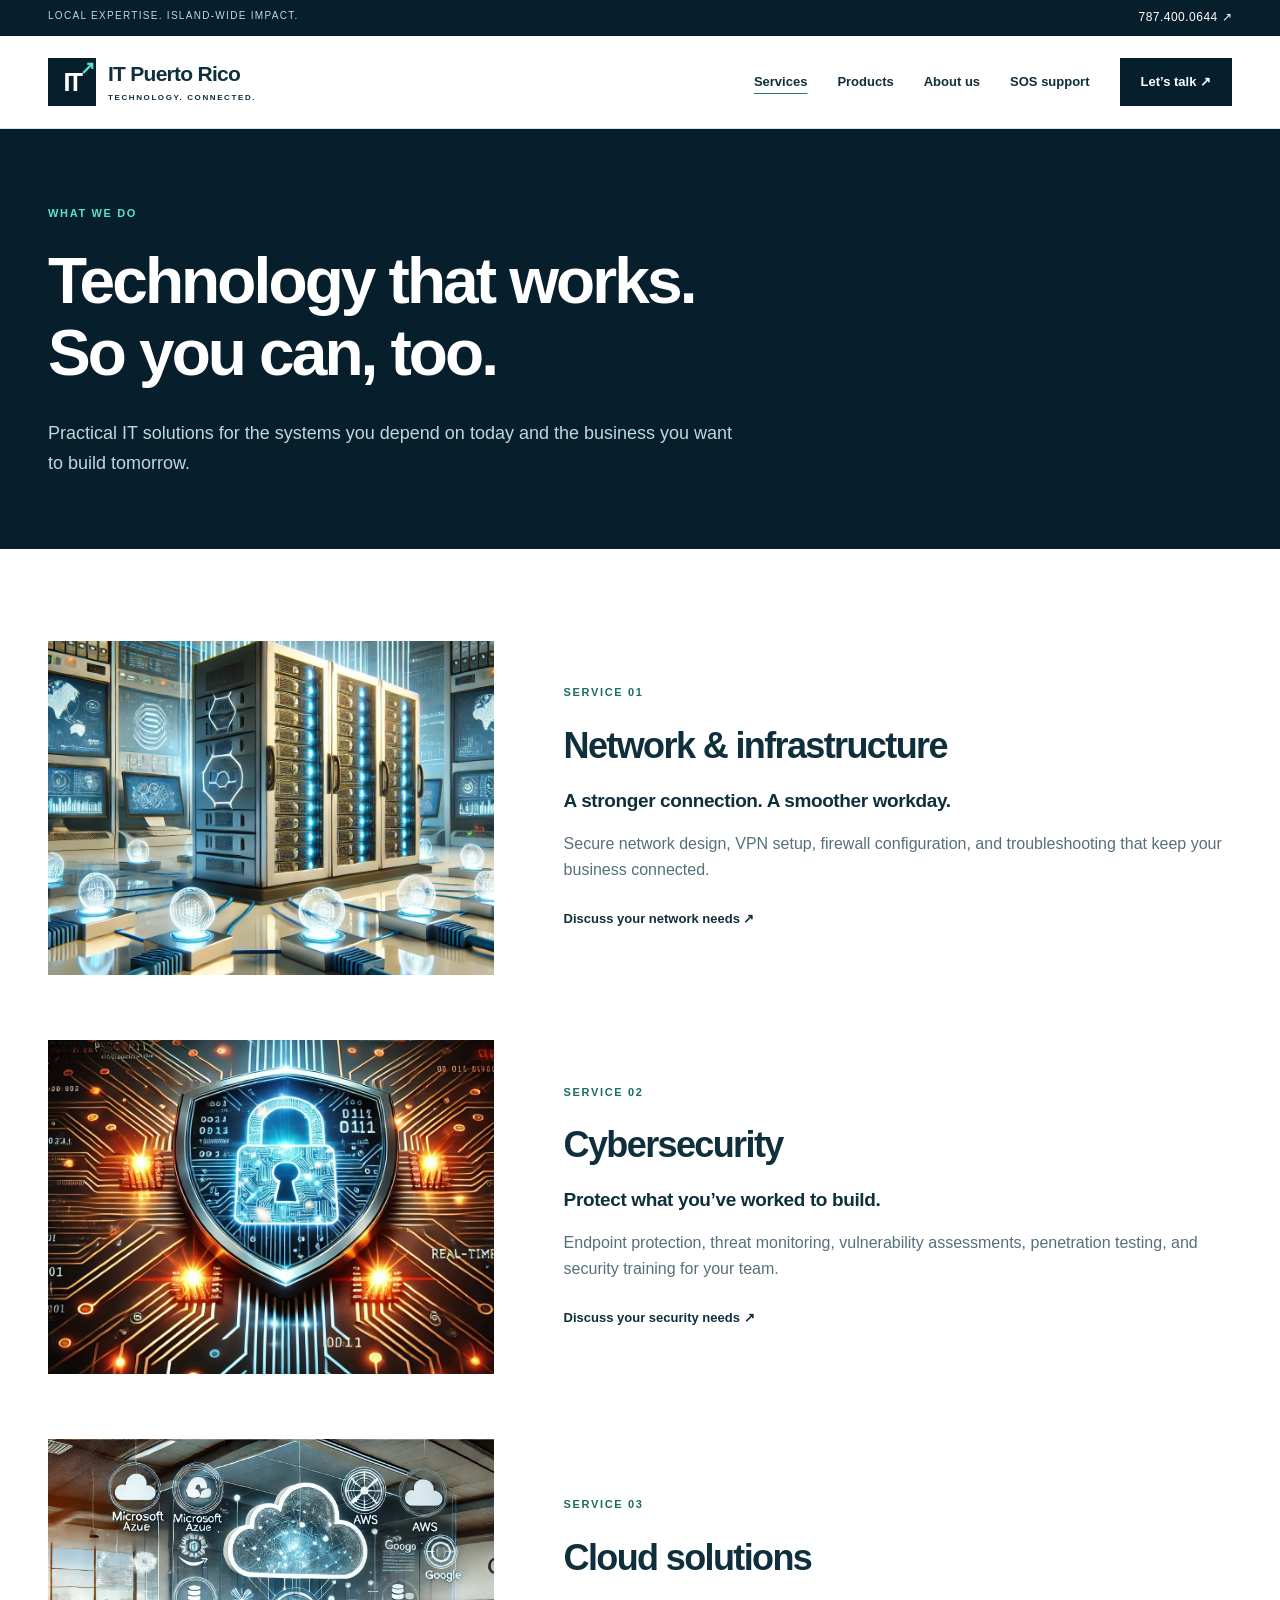
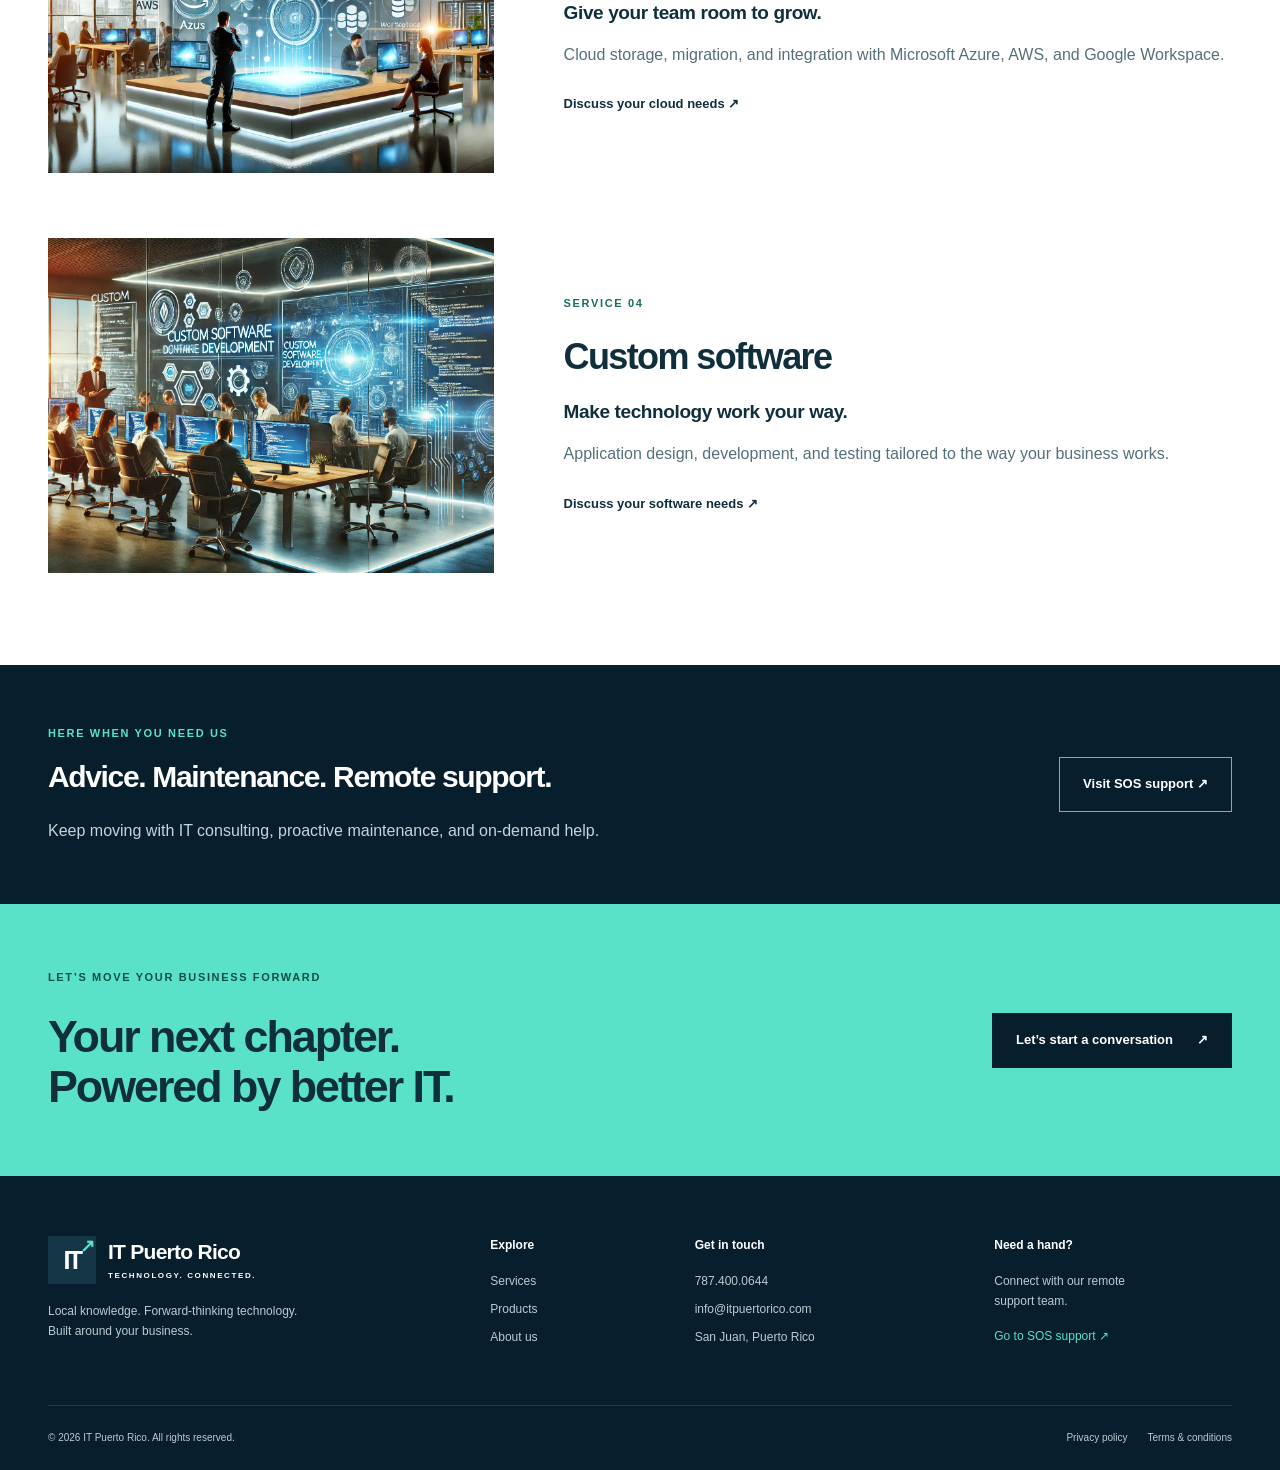
<file: services.html>
<!doctype html>
<html lang="en">
  <head>
    <meta charset="UTF-8" />
    <meta name="viewport" content="width=device-width, initial-scale=1" />
    <title>Services | IT Puerto Rico</title>
    <meta
      name="description"
      content="Explore network management, cybersecurity, cloud computing, and custom software services from IT Puerto Rico."
    />
    <meta name="theme-color" content="#071e2c" />
    <link rel="canonical" href="https://www.itpuertorico.com/services.html" />
    <meta property="og:title" content="Services | IT Puerto Rico" />
    <meta
      property="og:description"
      content="Explore network management, cybersecurity, cloud computing, and custom software services from IT Puerto Rico."
    />
    <meta property="og:type" content="website" />
    <meta
      property="og:image"
      content="https://www.itpuertorico.com/assets/office.webp"
    />
    <link rel="icon" href="assets/favicon.svg" type="image/svg+xml" />
    <link rel="stylesheet" href="assets/site.css" />
    <script src="assets/site.js" defer></script>
  </head>
  <body>
    <a class="skip-link" href="#main">Skip to content</a>
    <div class="topbar">
      <div class="wrap">
        <span>LOCAL EXPERTISE. ISLAND-WIDE IMPACT.</span
        ><a href="tel:+17874000644"
          >787.400.0644 <span aria-hidden="true">↗</span></a
        >
      </div>
    </div>
    <header class="site-header">
      <div class="wrap nav-wrap">
        <a class="brand" href="index.html" aria-label="IT Puerto Rico home"
          ><span class="brand-mark" aria-hidden="true">IT<span>↗</span></span
          ><span>IT Puerto Rico<small>TECHNOLOGY. CONNECTED.</small></span></a
        ><button
          class="menu-toggle"
          aria-controls="navigation"
          aria-expanded="false"
          hidden
        >
          Menu <span aria-hidden="true">☰</span>
        </button>
        <nav id="navigation" aria-label="Main navigation">
          <a href="services.html" aria-current="page">Services</a
          ><a href="products.html">Products</a><a href="about.html">About us</a
          ><a href="sos.html">SOS support</a
          ><a href="contact.html" class="nav-cta">Let’s talk ↗</a>
        </nav>
      </div>
    </header>
    <main id="main">
      <section class="page-hero">
        <div class="wrap">
          <p class="eyebrow">WHAT WE DO</p>
          <h1>Technology that works.<br />So you can, too.</h1>
          <p class="lead">
            Practical IT solutions for the systems you depend on today and the
            business you want to build tomorrow.
          </p>
        </div>
      </section>
      <section class="section">
        <div class="wrap detail-list">
          <article class="detail-row" id="network">
            <img
              src="networkservices.jpg"
              alt="Illustration of network &amp; infrastructure"
              width="1024"
              height="1024"
              loading="lazy"
            />
            <div>
              <p class="eyebrow">SERVICE 01</p>
              <h2>Network &amp; infrastructure</h2>
              <h3>A stronger connection. A smoother workday.</h3>
              <p>
                Secure network design, VPN setup, firewall configuration, and
                troubleshooting that keep your business connected.
              </p>
              <a class="text-link" href="contact.html?service=network"
                >Discuss your network needs ↗</a
              >
            </div>
          </article>
          <article class="detail-row" id="security">
            <img
              src="cybersecurity.jpg"
              alt="Illustration of cybersecurity"
              width="1024"
              height="1024"
              loading="lazy"
            />
            <div>
              <p class="eyebrow">SERVICE 02</p>
              <h2>Cybersecurity</h2>
              <h3>Protect what you’ve worked to build.</h3>
              <p>
                Endpoint protection, threat monitoring, vulnerability
                assessments, penetration testing, and security training for your
                team.
              </p>
              <a class="text-link" href="contact.html?service=security"
                >Discuss your security needs ↗</a
              >
            </div>
          </article>
          <article class="detail-row" id="cloud">
            <img
              src="cloudservices.jpg"
              alt="Illustration of cloud solutions"
              width="1024"
              height="1024"
              loading="lazy"
            />
            <div>
              <p class="eyebrow">SERVICE 03</p>
              <h2>Cloud solutions</h2>
              <h3>Give your team room to grow.</h3>
              <p>
                Cloud storage, migration, and integration with Microsoft Azure,
                AWS, and Google Workspace.
              </p>
              <a class="text-link" href="contact.html?service=cloud"
                >Discuss your cloud needs ↗</a
              >
            </div>
          </article>
          <article class="detail-row" id="software">
            <img
              src="customsoftware.jpg"
              alt="Illustration of custom software"
              width="1024"
              height="1024"
              loading="lazy"
            />
            <div>
              <p class="eyebrow">SERVICE 04</p>
              <h2>Custom software</h2>
              <h3>Make technology work your way.</h3>
              <p>
                Application design, development, and testing tailored to the way
                your business works.
              </p>
              <a class="text-link" href="contact.html?service=software"
                >Discuss your software needs ↗</a
              >
            </div>
          </article>
        </div>
      </section>
      <section class="support-band">
        <div class="wrap">
          <div>
            <p class="eyebrow">HERE WHEN YOU NEED US</p>
            <h2>Advice. Maintenance. Remote support.</h2>
            <p>
              Keep moving with IT consulting, proactive maintenance, and
              on-demand help.
            </p>
          </div>
          <a class="button button-outline" href="sos.html"
            >Visit SOS support ↗</a
          >
        </div>
      </section>
      <section class="cta">
        <div class="wrap cta-inner">
          <div>
            <p class="eyebrow">LET’S MOVE YOUR BUSINESS FORWARD</p>
            <h2>Your next chapter.<br />Powered by better IT.</h2>
          </div>
          <a class="button button-dark" href="contact.html"
            >Let’s start a conversation <span aria-hidden="true">↗</span></a
          >
        </div>
      </section>
    </main>
    <footer class="site-footer">
      <div class="wrap footer-grid">
        <div>
          <a class="brand" href="index.html"
            ><span class="brand-mark" aria-hidden="true">IT<span>↗</span></span
            ><span>IT Puerto Rico<small>TECHNOLOGY. CONNECTED.</small></span></a
          >
          <p>
            Local knowledge. Forward-thinking technology.<br />Built around your
            business.
          </p>
        </div>
        <div>
          <h2>Explore</h2>
          <a href="services.html">Services</a
          ><a href="products.html">Products</a><a href="about.html">About us</a>
        </div>
        <div>
          <h2>Get in touch</h2>
          <a href="tel:+17874000644">787.400.0644</a
          ><a href="mailto:info@itpuertorico.com">info@itpuertorico.com</a
          ><span>San Juan, Puerto Rico</span>
        </div>
        <div>
          <h2>Need a hand?</h2>
          <p>Connect with our remote<br />support team.</p>
          <a class="footer-support" href="sos.html">Go to SOS support ↗</a>
        </div>
      </div>
      <div class="wrap footer-bottom">
        <span
          >© <span data-year>2026</span> IT Puerto Rico. All rights
          reserved.</span
        >
        <div>
          <a href="privacy.html">Privacy policy</a
          ><a href="terms.html">Terms &amp; conditions</a>
        </div>
      </div>
    </footer>
  </body>
</html>
</file>
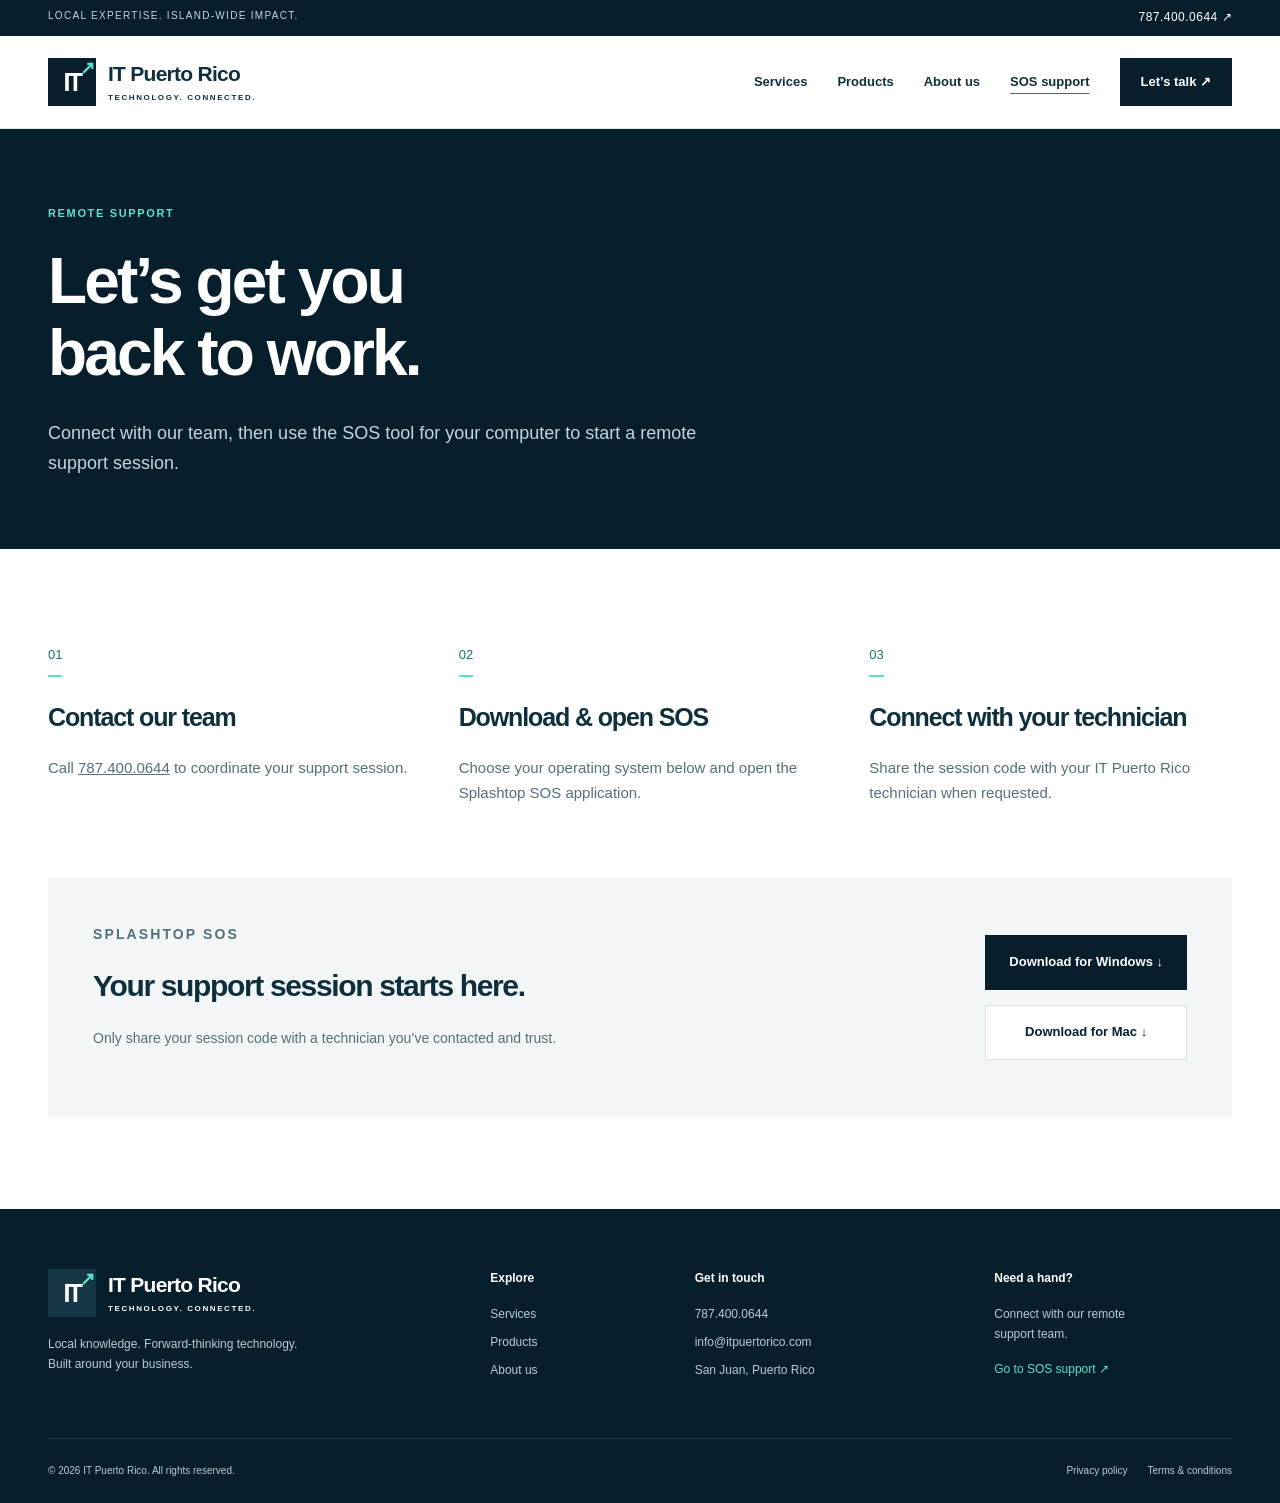
<file: sos.html>
<!doctype html>
<html lang="en">
  <head>
    <meta charset="UTF-8" />
    <meta name="viewport" content="width=device-width, initial-scale=1" />
    <title>SOS remote support | IT Puerto Rico</title>
    <meta
      name="description"
      content="Connect with IT Puerto Rico remote support. Download Splashtop SOS for Windows or Mac and contact our team."
    />
    <meta name="theme-color" content="#071e2c" />
    <link rel="canonical" href="https://www.itpuertorico.com/sos.html" />
    <meta property="og:title" content="SOS remote support | IT Puerto Rico" />
    <meta
      property="og:description"
      content="Connect with IT Puerto Rico remote support. Download Splashtop SOS for Windows or Mac and contact our team."
    />
    <meta property="og:type" content="website" />
    <meta
      property="og:image"
      content="https://www.itpuertorico.com/assets/office.webp"
    />
    <link rel="icon" href="assets/favicon.svg" type="image/svg+xml" />
    <link rel="stylesheet" href="assets/site.css" />
    <script src="assets/site.js" defer></script>
  </head>
  <body>
    <a class="skip-link" href="#main">Skip to content</a>
    <div class="topbar">
      <div class="wrap">
        <span>LOCAL EXPERTISE. ISLAND-WIDE IMPACT.</span
        ><a href="tel:+17874000644"
          >787.400.0644 <span aria-hidden="true">↗</span></a
        >
      </div>
    </div>
    <header class="site-header">
      <div class="wrap nav-wrap">
        <a class="brand" href="index.html" aria-label="IT Puerto Rico home"
          ><span class="brand-mark" aria-hidden="true">IT<span>↗</span></span
          ><span>IT Puerto Rico<small>TECHNOLOGY. CONNECTED.</small></span></a
        ><button
          class="menu-toggle"
          aria-controls="navigation"
          aria-expanded="false"
          hidden
        >
          Menu <span aria-hidden="true">☰</span>
        </button>
        <nav id="navigation" aria-label="Main navigation">
          <a href="services.html">Services</a
          ><a href="products.html">Products</a><a href="about.html">About us</a
          ><a href="sos.html" aria-current="page">SOS support</a
          ><a href="contact.html" class="nav-cta">Let’s talk ↗</a>
        </nav>
      </div>
    </header>
    <main id="main">
      <section class="page-hero">
        <div class="wrap">
          <p class="eyebrow">REMOTE SUPPORT</p>
          <h1>Let’s get you<br />back to work.</h1>
          <p class="lead">
            Connect with our team, then use the SOS tool for your computer to
            start a remote support session.
          </p>
        </div>
      </section>
      <section class="section">
        <div class="wrap">
          <div class="steps">
            <article>
              <span class="step-number">01</span>
              <h2>Contact our team</h2>
              <p>
                Call <a href="tel:+17874000644">787.400.0644</a> to coordinate
                your support session.
              </p>
            </article>
            <article>
              <span class="step-number">02</span>
              <h2>Download &amp; open SOS</h2>
              <p>
                Choose your operating system below and open the Splashtop SOS
                application.
              </p>
            </article>
            <article>
              <span class="step-number">03</span>
              <h2>Connect with your technician</h2>
              <p>
                Share the session code with your IT Puerto Rico technician when
                requested.
              </p>
            </article>
          </div>
          <div class="download-panel">
            <div>
              <p class="eyebrow">SPLASHTOP SOS</p>
              <h2>Your support session starts here.</h2>
              <p>
                Only share your session code with a technician you’ve contacted
                and trust.
              </p>
            </div>
            <div class="downloads">
              <a
                class="button button-dark"
                href="https://download.splashtop.com/sos/SplashtopSOS.exe"
                >Download for Windows ↓</a
              ><a
                class="button button-light"
                href="https://download.splashtop.com/sos/SplashtopSOS.dmg"
                >Download for Mac ↓</a
              >
            </div>
          </div>
        </div>
      </section>
    </main>
    <footer class="site-footer">
      <div class="wrap footer-grid">
        <div>
          <a class="brand" href="index.html"
            ><span class="brand-mark" aria-hidden="true">IT<span>↗</span></span
            ><span>IT Puerto Rico<small>TECHNOLOGY. CONNECTED.</small></span></a
          >
          <p>
            Local knowledge. Forward-thinking technology.<br />Built around your
            business.
          </p>
        </div>
        <div>
          <h2>Explore</h2>
          <a href="services.html">Services</a
          ><a href="products.html">Products</a><a href="about.html">About us</a>
        </div>
        <div>
          <h2>Get in touch</h2>
          <a href="tel:+17874000644">787.400.0644</a
          ><a href="mailto:info@itpuertorico.com">info@itpuertorico.com</a
          ><span>San Juan, Puerto Rico</span>
        </div>
        <div>
          <h2>Need a hand?</h2>
          <p>Connect with our remote<br />support team.</p>
          <a class="footer-support" href="sos.html">Go to SOS support ↗</a>
        </div>
      </div>
      <div class="wrap footer-bottom">
        <span
          >© <span data-year>2026</span> IT Puerto Rico. All rights
          reserved.</span
        >
        <div>
          <a href="privacy.html">Privacy policy</a
          ><a href="terms.html">Terms &amp; conditions</a>
        </div>
      </div>
    </footer>
  </body>
</html>
</file>
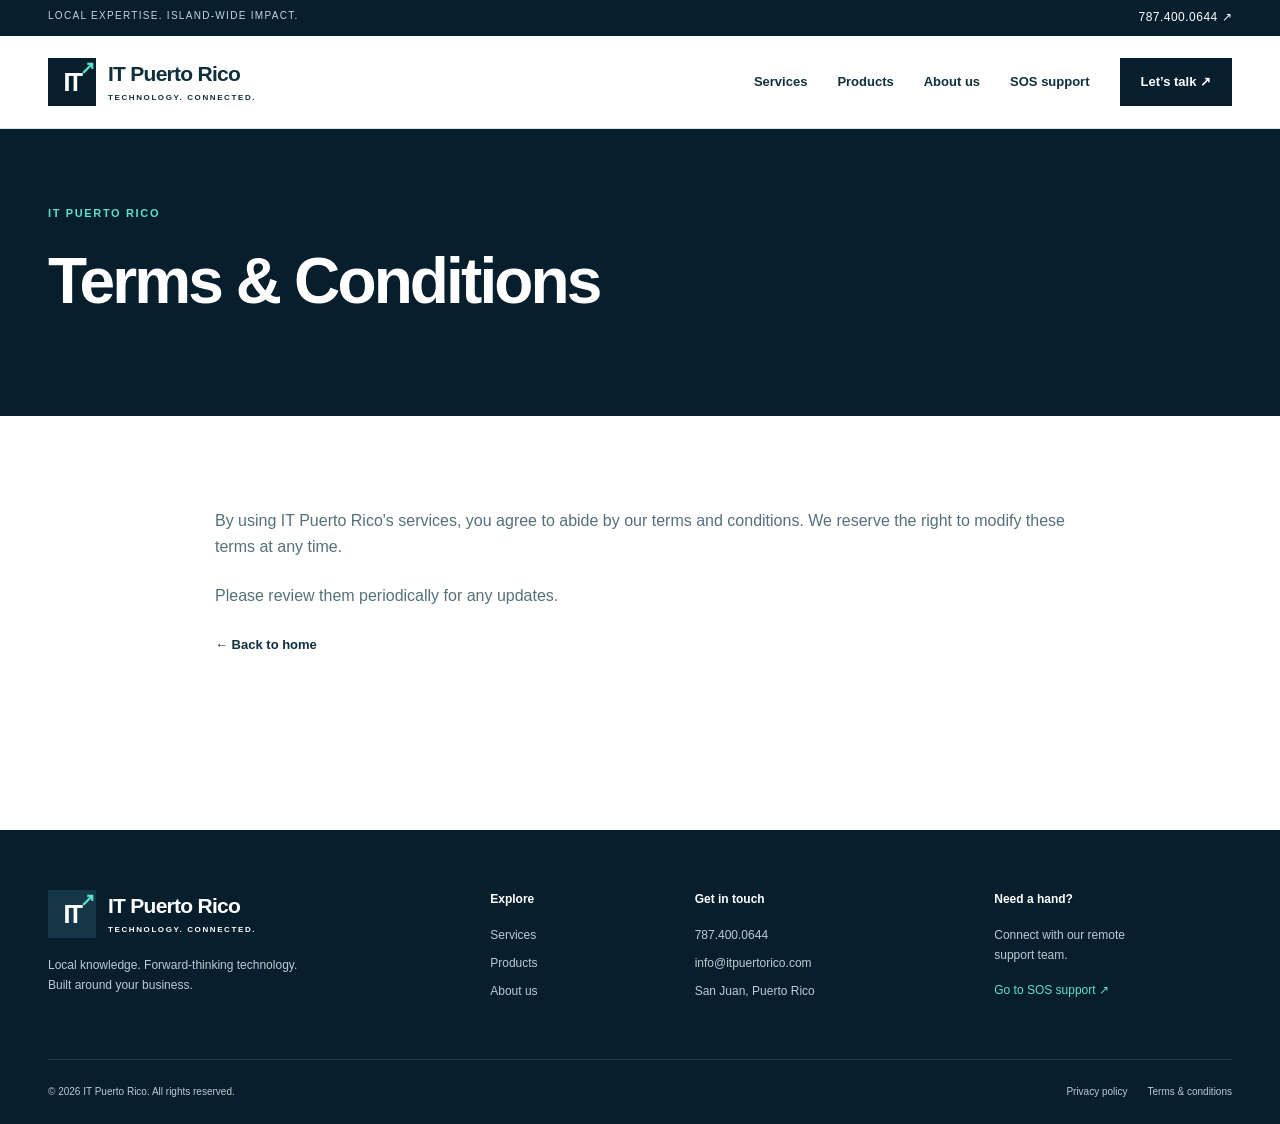
<file: terms.html>
<!doctype html>
<html lang="en">
  <head>
    <meta charset="UTF-8" />
    <meta name="viewport" content="width=device-width, initial-scale=1" />
    <title>Terms &amp; Conditions | IT Puerto Rico</title>
    <meta
      name="description"
      content="Terms and Conditions for IT Puerto Rico."
    />
    <meta name="theme-color" content="#071e2c" />
    <link rel="canonical" href="https://www.itpuertorico.com/terms.html" />
    <meta
      property="og:title"
      content="Terms &amp; Conditions | IT Puerto Rico"
    />
    <meta
      property="og:description"
      content="Terms and Conditions for IT Puerto Rico."
    />
    <meta property="og:type" content="website" />
    <meta
      property="og:image"
      content="https://www.itpuertorico.com/assets/office.webp"
    />
    <link rel="icon" href="assets/favicon.svg" type="image/svg+xml" />
    <link rel="stylesheet" href="assets/site.css" />
    <script src="assets/site.js" defer></script>
  </head>
  <body>
    <a class="skip-link" href="#main">Skip to content</a>
    <div class="topbar">
      <div class="wrap">
        <span>LOCAL EXPERTISE. ISLAND-WIDE IMPACT.</span
        ><a href="tel:+17874000644"
          >787.400.0644 <span aria-hidden="true">↗</span></a
        >
      </div>
    </div>
    <header class="site-header">
      <div class="wrap nav-wrap">
        <a class="brand" href="index.html" aria-label="IT Puerto Rico home"
          ><span class="brand-mark" aria-hidden="true">IT<span>↗</span></span
          ><span>IT Puerto Rico<small>TECHNOLOGY. CONNECTED.</small></span></a
        ><button
          class="menu-toggle"
          aria-controls="navigation"
          aria-expanded="false"
          hidden
        >
          Menu <span aria-hidden="true">☰</span>
        </button>
        <nav id="navigation" aria-label="Main navigation">
          <a href="services.html">Services</a
          ><a href="products.html">Products</a><a href="about.html">About us</a
          ><a href="sos.html">SOS support</a
          ><a href="contact.html" class="nav-cta">Let’s talk ↗</a>
        </nav>
      </div>
    </header>
    <main id="main">
      <section class="page-hero">
        <div class="wrap">
          <p class="eyebrow">IT PUERTO RICO</p>
          <h1>Terms &amp; Conditions</h1>
          <p class="lead"></p>
        </div>
      </section>
      <section class="section">
        <div class="wrap legal">
          <p>
            By using IT Puerto Rico's services, you agree to abide by our terms
            and conditions. We reserve the right to modify these terms at any
            time.
          </p>
          <p>Please review them periodically for any updates.</p>
          <a class="text-link" href="index.html">← Back to home</a>
        </div>
      </section>
    </main>
    <footer class="site-footer">
      <div class="wrap footer-grid">
        <div>
          <a class="brand" href="index.html"
            ><span class="brand-mark" aria-hidden="true">IT<span>↗</span></span
            ><span>IT Puerto Rico<small>TECHNOLOGY. CONNECTED.</small></span></a
          >
          <p>
            Local knowledge. Forward-thinking technology.<br />Built around your
            business.
          </p>
        </div>
        <div>
          <h2>Explore</h2>
          <a href="services.html">Services</a
          ><a href="products.html">Products</a><a href="about.html">About us</a>
        </div>
        <div>
          <h2>Get in touch</h2>
          <a href="tel:+17874000644">787.400.0644</a
          ><a href="mailto:info@itpuertorico.com">info@itpuertorico.com</a
          ><span>San Juan, Puerto Rico</span>
        </div>
        <div>
          <h2>Need a hand?</h2>
          <p>Connect with our remote<br />support team.</p>
          <a class="footer-support" href="sos.html">Go to SOS support ↗</a>
        </div>
      </div>
      <div class="wrap footer-bottom">
        <span
          >© <span data-year>2026</span> IT Puerto Rico. All rights
          reserved.</span
        >
        <div>
          <a href="privacy.html">Privacy policy</a
          ><a href="terms.html">Terms &amp; conditions</a>
        </div>
      </div>
    </footer>
  </body>
</html>
</file>
<file: assets/site.css>
:root {
  --ink: #102f3d;
  --navy: #071e2c;
  --teal: #59e2c8;
  --muted: #55707a;
  --line: #d9e4e7;
  --wash: #f2f6f6;
  --white: #fff;
}
* {
  box-sizing: border-box;
}
html {
  scroll-behavior: smooth;
  scroll-padding-top: 110px;
}
body {
  margin: 0;
  color: var(--ink);
  font-family: Arial, Helvetica, sans-serif;
  font-size: 16px;
  line-height: 1.65;
  background: #fff;
}
a {
  color: inherit;
  text-decoration: none;
}
button {
  font: inherit;
}
img {
  display: block;
  max-width: 100%;
  height: auto;
}
h1,
h2,
h3,
p {
  margin-top: 0;
}
h1,
h2,
h3 {
  line-height: 1.12;
  letter-spacing: -0.045em;
}
h1 {
  font-size: clamp(2.6rem, 5.5vw, 5rem);
  font-weight: 600;
  margin-bottom: 28px;
}
h2 {
  font-size: clamp(2rem, 3.6vw, 3.3rem);
  font-weight: 600;
  margin-bottom: 24px;
}
h3 {
  font-size: 1.35rem;
  letter-spacing: -0.025em;
}
p {
  margin-bottom: 22px;
}
a,
button {
  -webkit-tap-highlight-color: transparent;
}
a:focus-visible,
button:focus-visible {
  outline: 3px solid #168674;
  outline-offset: 6px;
}
a:hover {
  text-decoration: underline;
  text-underline-offset: 5px;
}
.wrap {
  width: min(1240px, calc(100% - 96px));
  margin-inline: auto;
}
.topbar {
  background: var(--navy);
  color: #c4d5dd;
  font-size: 10px;
  letter-spacing: 0.13em;
  padding: 8px 0;
}
.topbar .wrap {
  display: flex;
  justify-content: space-between;
}
.topbar a {
  font-size: 12px;
  letter-spacing: 0.04em;
  color: white;
}
.site-header {
  position: sticky;
  top: 0;
  z-index: 10;
  background: #fff;
  border-bottom: 1px solid var(--line);
}
.nav-wrap {
  display: flex;
  justify-content: space-between;
  align-items: center;
  min-height: 92px;
  gap: 24px;
}
.brand {
  display: flex;
  align-items: center;
  gap: 12px;
  font-weight: 750;
  font-size: 21px;
  line-height: 1.2;
  letter-spacing: -0.035em;
  flex-shrink: 0;
}
.brand:hover {
  text-decoration: none;
}
.brand small {
  display: block;
  font-size: 8px;
  letter-spacing: 0.2em;
  font-weight: 600;
  margin-top: 7px;
}
.brand-mark {
  background: var(--navy);
  color: white;
  font-size: 25px;
  letter-spacing: -0.1em;
  display: grid;
  place-content: center;
  width: 48px;
  height: 48px;
  position: relative;
}
.brand-mark span {
  position: absolute;
  color: var(--teal);
  font-size: 18px;
  right: 4px;
  top: 0;
}
nav {
  display: flex;
  align-items: center;
  gap: 30px;
  font-size: 13px;
  font-weight: 600;
}
nav a[aria-current="page"] {
  text-decoration: underline;
  text-decoration-color: #14836f;
  text-underline-offset: 7px;
}
.nav-cta {
  background: var(--navy);
  color: white;
  padding: 13px 21px;
}
.menu-toggle {
  display: none;
  border: 1px solid var(--line);
  background: white;
  padding: 8px 12px;
  color: var(--ink);
}
.menu-toggle[hidden] {
  display: none;
}
.skip-link {
  position: fixed;
  top: -100px;
  left: 20px;
  background: white;
  padding: 12px 20px;
  z-index: 100;
}
.skip-link:focus {
  top: 12px;
}
.eyebrow {
  font-size: 11px;
  font-weight: 700;
  letter-spacing: 0.15em;
  margin-bottom: 24px;
  line-height: 1.6;
  color: #186d60;
}
.hero {
  background: var(--navy);
  color: white;
  position: relative;
  isolation: isolate;
  overflow: hidden;
}
.hero-image {
  position: absolute;
  inset: 0;
  width: 100%;
  height: 100%;
  object-fit: cover;
  object-position: center;
  z-index: -2;
}
.hero:after {
  content: "";
  position: absolute;
  inset: 0;
  background: linear-gradient(
    90deg,
    rgba(4, 24, 37, 0.97) 0%,
    rgba(4, 24, 37, 0.88) 39%,
    rgba(4, 24, 37, 0.4) 76%,
    rgba(4, 24, 37, 0.25)
  );
  z-index: -1;
}
.hero-content {
  padding-top: 86px;
  padding-bottom: 35px;
}
.hero .eyebrow {
  color: #bfe3e1;
  display: flex;
  align-items: center;
  gap: 10px;
}
.status-dot {
  width: 6px;
  height: 6px;
  border-radius: 50%;
  background: var(--teal);
  box-shadow: 0 0 0 4px #59e2c820;
}
.hero h1 {
  max-width: 1020px;
  letter-spacing: -0.05em;
}
.hero h1 em {
  font-style: normal;
  color: var(--teal);
}
.lead {
  font-size: 18px;
  line-height: 1.7;
  max-width: 620px;
}
.hero .lead {
  color: #d3e1e5;
}
.actions {
  display: flex;
  flex-wrap: wrap;
  gap: 16px;
  margin-top: 34px;
}
.button {
  display: inline-flex;
  justify-content: center;
  align-items: center;
  gap: 24px;
  padding: 16px 23px;
  background: var(--teal);
  color: var(--navy);
  font-weight: 700;
  font-size: 13px;
  line-height: 1.6;
  border: 1px solid transparent;
  transition:
    background 0.18s,
    transform 0.18s;
}
.button:hover {
  text-decoration: none;
  background: #8eefdc;
  transform: translateY(-2px);
}
.button-outline {
  background: transparent;
  border-color: #8ea5ae;
  color: white;
}
.button-outline:hover {
  background: #ffffff15;
}
.button-dark {
  color: white;
  background: var(--navy);
}
.button-dark:hover {
  background: #194656;
}
.button-light {
  background: #fff;
  border-color: var(--line);
}
.hero-note {
  margin-top: 73px;
  border-top: 1px solid #ffffff30;
  display: flex;
  gap: 30px;
  padding-top: 22px;
  color: #d3e1e5;
  font-size: 11px;
}
.hero-note span:first-child {
  font-size: 9px;
  letter-spacing: 0.14em;
  font-weight: 700;
  color: var(--teal);
}
.proof-strip {
  background: var(--wash);
  border-bottom: 1px solid var(--line);
}
.proof-grid {
  display: grid;
  grid-template-columns: repeat(3, 1fr) 1.15fr;
  padding-block: 33px;
}
.proof-grid > div {
  display: flex;
  align-items: center;
  gap: 15px;
  padding-right: 20px;
}
.proof-grid strong {
  font-size: 30px;
  letter-spacing: -0.06em;
  line-height: 1;
}
.proof-grid span {
  font-size: 12px;
  max-width: 120px;
  line-height: 1.5;
  color: var(--muted);
}
.proof-grid > a {
  border-left: 1px solid #c9d6dc;
  padding-left: 35px;
  display: flex;
  align-items: center;
}
.proof-grid > a span {
  max-width: none;
}
.proof-grid b {
  color: var(--ink);
  font-size: 13px;
}
.section {
  padding-block: 92px;
}
.section-heading {
  display: flex;
  justify-content: space-between;
  align-items: end;
  gap: 45px;
  margin-bottom: 42px;
}
.section-heading h2 {
  margin-bottom: 0;
}
.section-heading > p {
  max-width: 360px;
  color: var(--muted);
  font-size: 15px;
  margin: 0;
}
.service-grid {
  display: grid;
  grid-template-columns: repeat(4, 1fr);
  border: 1px solid var(--line);
}
.service-card {
  padding: 30px 25px;
  display: flex;
  flex-direction: column;
  border-right: 1px solid var(--line);
  transition: background 0.2s;
}
.service-card:last-child {
  border-right: 0;
}
.service-card:hover {
  background: var(--wash);
  text-decoration: none;
}
.card-top {
  display: flex;
  align-items: center;
  justify-content: space-between;
  margin-bottom: 36px;
}
.card-top svg {
  width: 30px;
  height: 30px;
  fill: none;
  stroke: #157a69;
  stroke-width: 1.4;
  stroke-linejoin: round;
  stroke-linecap: round;
}
.card-top > span {
  color: #789198;
  font-size: 11px;
}
.service-card h3 {
  font-size: 21px;
  max-width: 180px;
  line-height: 1.25;
  margin-bottom: 16px;
}
.service-card p {
  font-size: 14px;
  color: var(--muted);
  max-width: 180px;
}
.text-link {
  font-weight: 700;
  font-size: 13px;
  line-height: 1.6;
}
.service-card .text-link {
  margin-top: auto;
  padding-top: 16px;
  display: flex;
  justify-content: space-between;
}
.section-tail {
  display: flex;
  justify-content: center;
  gap: 15px;
  padding-top: 26px;
  font-size: 12px;
  color: var(--muted);
}
.section-tail a {
  color: var(--ink);
}
.local-section {
  padding: 85px 0;
  background: var(--wash);
}
.local-grid {
  display: grid;
  grid-template-columns: 1fr 1fr;
  align-items: center;
  gap: 80px;
}
.local-art {
  position: relative;
  background: var(--navy);
}
.local-art img {
  width: 100%;
  aspect-ratio: 1/1;
  object-fit: cover;
}
.local-art > span {
  position: absolute;
  bottom: 0;
  left: 0;
  right: 0;
  background: var(--navy);
  color: #d5e5e9;
  padding: 20px 28px;
  font-size: 10px;
  letter-spacing: 0.15em;
}
.local-grid > div > p:not(.eyebrow) {
  color: var(--muted);
  font-size: 15px;
}
.local-grid > div > .lead {
  font-size: 18px;
}
.value-row {
  display: flex;
  gap: 22px;
  border-top: 1px solid var(--line);
  padding-top: 21px;
  margin-top: 20px;
}
.value-row > b {
  color: #247b6e;
  font-size: 11px;
}
.value-row h3 {
  font-size: 17px;
  margin-bottom: 7px;
}
.value-row p {
  font-size: 13px;
  color: var(--muted);
  margin-bottom: 12px;
}
.local-grid .text-link {
  display: inline-block;
  margin-top: 22px;
}
.product-feature {
  display: grid;
  grid-template-columns: 1.1fr 1fr;
  background: var(--wash);
}
.product-feature > div {
  padding: 55px;
}
.product-feature h3 {
  font-size: 34px;
  line-height: 1.2;
  margin: 20px 0;
}
.product-feature p {
  max-width: 400px;
  color: var(--muted);
  font-size: 15px;
}
.product-feature > img {
  height: 100%;
  max-height: 430px;
  width: 100%;
  object-fit: cover;
}
.cta {
  background: var(--teal);
  padding: 65px 0;
}
.cta-inner {
  display: flex;
  align-items: center;
  justify-content: space-between;
  gap: 30px;
}
.cta .eyebrow {
  color: #144f46;
}
.cta h2 {
  margin: 0;
  font-size: clamp(2rem, 3.5vw, 3rem);
}
.site-footer {
  padding-top: 60px;
  background: var(--navy);
  color: #b9ccd3;
  font-size: 12px;
}
.site-footer .brand {
  color: white;
}
.site-footer .brand-mark {
  background: #153646;
}
.footer-grid {
  display: grid;
  grid-template-columns: 1.7fr 0.7fr 1.1fr 1fr;
  gap: 38px;
  padding-bottom: 48px;
}
.footer-grid h2 {
  font-size: 12px;
  color: white;
  letter-spacing: 0;
  line-height: 1.5;
  margin-bottom: 18px;
}
.footer-grid > div > a:not(.brand),
.footer-grid > div > span {
  display: block;
  margin-bottom: 8px;
}
.footer-grid p {
  margin-top: 18px;
  margin-bottom: 15px;
}
.footer-support {
  color: var(--teal);
}
.footer-bottom {
  display: flex;
  justify-content: space-between;
  gap: 20px;
  padding-block: 24px;
  border-top: 1px solid #ffffff20;
  font-size: 10px;
}
.footer-bottom > div {
  display: flex;
  gap: 20px;
}
.page-hero {
  background: var(--navy);
  color: white;
  padding: 76px 0 70px;
  position: relative;
}
.page-hero h1 {
  font-size: clamp(2.5rem, 5vw, 4.5rem);
}
.page-hero .eyebrow {
  color: var(--teal);
}
.page-hero .lead {
  color: #c2d6dc;
  margin: 0;
  max-width: 690px;
}
.detail-list {
  display: grid;
  gap: 65px;
}
.detail-row {
  display: grid;
  grid-template-columns: 0.8fr 1.2fr;
  align-items: center;
  gap: 70px;
  scroll-margin-top: 125px;
}
.detail-row img {
  width: 100%;
  aspect-ratio: 4/3;
  object-fit: cover;
}
.detail-row h2 {
  font-size: 36px;
}
.detail-row h3 {
  font-size: 19px;
  letter-spacing: -0.02em;
}
.detail-row p:not(.eyebrow) {
  color: var(--muted);
}
.support-band {
  background: var(--navy);
  color: white;
  padding-block: 60px;
}
.support-band .wrap {
  display: flex;
  justify-content: space-between;
  align-items: center;
  gap: 40px;
}
.support-band h2 {
  font-size: 30px;
}
.support-band p {
  color: #c2d6dc;
  margin-bottom: 0;
}
.support-band .eyebrow {
  color: var(--teal);
  margin-bottom: 18px;
}
.products-grid {
  display: grid;
  grid-template-columns: repeat(3, 1fr);
  gap: 30px;
}
.product-card {
  border: 1px solid var(--line);
}
.product-card > img {
  width: 100%;
  aspect-ratio: 16/10;
  object-fit: cover;
}
.product-card > div {
  padding: 28px;
}
.product-card h2 {
  font-size: 23px;
}
.product-card p {
  font-size: 14px;
  color: var(--muted);
}
.contact-grid {
  display: grid;
  grid-template-columns: 1fr 1fr;
  gap: 90px;
}
.contact-panel .eyebrow {
  margin-bottom: 10px;
}
.contact-link {
  display: block;
  border-bottom: 1px solid var(--line);
  padding: 25px 0;
}
.contact-link span {
  display: block;
  font-size: 10px;
  font-weight: 700;
  color: var(--muted);
  letter-spacing: 0.12em;
  margin-bottom: 8px;
}
.contact-link strong {
  font-size: clamp(18px, 2.2vw, 27px);
  letter-spacing: -0.035em;
  overflow-wrap: anywhere;
}
.contact-aside {
  padding: 32px;
  background: var(--wash);
}
.contact-aside h2 {
  font-size: 30px;
}
.contact-aside p,
.contact-aside li {
  font-size: 14px;
  color: var(--muted);
}
.contact-aside ul {
  padding-left: 20px;
  margin-bottom: 26px;
}
.contact-aside .small {
  font-size: 11px;
  margin: 16px 0 0;
}
.steps {
  display: grid;
  grid-template-columns: repeat(3, 1fr);
  gap: 48px;
}
.step-number {
  display: inline-block;
  font-size: 13px;
  color: #157a69;
  border-bottom: 2px solid var(--teal);
  padding-bottom: 10px;
  margin-bottom: 25px;
}
.steps h2 {
  font-size: 25px;
  line-height: 1.2;
}
.steps p {
  font-size: 15px;
  color: var(--muted);
}
.steps a {
  text-decoration: underline;
}
.download-panel {
  margin-top: 50px;
  background: var(--wash);
  padding: 45px;
  display: flex;
  align-items: center;
  justify-content: space-between;
  gap: 50px;
}
.download-panel h2 {
  font-size: 30px;
}
.download-panel p {
  max-width: 500px;
  color: var(--muted);
  font-size: 14px;
}
.downloads {
  display: flex;
  flex-direction: column;
  gap: 15px;
  flex-shrink: 0;
}
.legal {
  max-width: 850px;
  min-height: 230px;
}
.legal p {
  color: var(--muted);
}
@media (min-width: 1500px) {
  .hero-content {
    padding-top: 110px;
    padding-bottom: 40px;
  }
  .hero-note {
    margin-top: 90px;
  }
}
@media (max-width: 1100px) {
  .wrap {
    width: calc(100% - 56px);
  }
  nav {
    gap: 18px;
  }
  .brand {
    font-size: 18px;
  }
  .service-card {
    padding: 24px 18px;
  }
  .local-grid {
    gap: 40px;
  }
  .proof-grid > div {
    flex-direction: column;
    align-items: start;
    gap: 8px;
  }
  .hero h1 {
    font-size: clamp(2.8rem, 6vw, 4.5rem);
  }
  .footer-grid {
    gap: 25px;
  }
  .contact-grid {
    gap: 40px;
  }
}
@media (max-width: 800px) {
  .wrap {
    width: calc(100% - 40px);
  }
  .nav-wrap {
    min-height: 78px;
    flex-wrap: wrap;
    padding-block: 15px;
    gap: 15px;
  }
  .brand {
    font-size: 19px;
  }
  .brand-mark {
    width: 43px;
    height: 43px;
  }
  .menu-toggle:not([hidden]) {
    display: block;
  }
  nav {
    width: 100%;
    display: flex;
    flex-wrap: wrap;
    gap: 5px;
    padding-bottom: 6px;
  }
  nav a {
    padding: 10px 13px;
  }
  .js nav {
    display: none;
  }
  .js nav.is-open {
    display: flex;
  }
  .topbar {
    font-size: 8px;
  }
  .hero-content {
    padding-top: 65px;
  }
  .hero h1 {
    font-size: clamp(2.5rem, 7.5vw, 3.8rem);
  }
  .hero:after {
    background: linear-gradient(90deg, #041825ed, #041825c2);
  }
  .hero-note {
    margin-top: 50px;
    gap: 20px;
  }
  .proof-grid {
    grid-template-columns: repeat(2, 1fr);
    gap: 25px;
  }
  .proof-grid > div {
    flex-direction: row;
    align-items: center;
  }
  .proof-grid > a {
    padding-left: 0;
    border: 0;
  }
  .section {
    padding-block: 60px;
  }
  .section-heading {
    gap: 25px;
    align-items: start;
    flex-direction: column;
  }
  .section-heading > p {
    max-width: 500px;
  }
  .service-grid {
    grid-template-columns: repeat(2, 1fr);
  }
  .service-card {
    padding: 28px;
  }
  .service-card:nth-child(2) {
    border-right: 0;
  }
  .service-card:nth-child(-n + 2) {
    border-bottom: 1px solid var(--line);
  }
  .service-card h3 {
    max-width: none;
  }
  .local-grid {
    gap: 40px;
  }
  .local-section {
    padding: 60px 0;
  }
  .local-grid {
    grid-template-columns: 1fr;
  }
  .local-art {
    max-width: 470px;
    width: 100%;
  }
  .product-feature > div {
    padding: 30px;
  }
  .product-feature h3 {
    font-size: 27px;
  }
  .cta-inner {
    align-items: start;
    flex-direction: column;
  }
  .footer-grid {
    grid-template-columns: 1.5fr 1fr;
    gap: 30px;
  }
  .page-hero {
    padding-block: 55px;
  }
  .detail-row {
    gap: 30px;
  }
  .detail-row h2 {
    font-size: 29px;
  }
  .products-grid {
    grid-template-columns: repeat(2, 1fr);
    gap: 20px;
  }
  .contact-grid {
    grid-template-columns: 1fr;
  }
  .steps {
    gap: 25px;
  }
  .steps h2 {
    font-size: 21px;
  }
  .download-panel {
    padding: 30px;
    flex-direction: column;
    align-items: stretch;
    gap: 15px;
  }
  .support-band .wrap {
    flex-direction: column;
    align-items: start;
  }
  .downloads {
    align-items: start;
  }
  .downloads a {
    min-width: 240px;
  }
}
@media (max-width: 500px) {
  .hero-content {
    padding-top: 48px;
  }
  .hero h1 {
    font-size: 2.55rem;
  }
  .hero .lead {
    font-size: 16px;
  }
  .hero .lead br {
    display: none;
  }
  .hero .eyebrow {
    font-size: 9px;
    letter-spacing: 0.08em;
  }
  .actions {
    flex-direction: column;
    align-items: stretch;
  }
  .hero-note {
    flex-direction: column;
    gap: 7px;
    margin-top: 40px;
  }
  .proof-grid {
    gap: 28px 15px;
  }
  .proof-grid > div {
    flex-direction: column;
    align-items: start;
  }
  .proof-grid strong {
    font-size: 28px;
  }
  .proof-grid > a {
    align-items: end;
  }
  .service-card {
    padding: 24px 18px;
  }
  .service-card h3 {
    font-size: 19px;
  }
  .service-card p {
    font-size: 13px;
  }
  .service-card .text-link {
    font-size: 11px;
  }
  .section-tail {
    flex-direction: column;
    gap: 5px;
  }
  .product-feature {
    grid-template-columns: 1fr;
  }
  .product-feature > img {
    max-height: 250px;
  }
  .footer-grid {
    grid-template-columns: 1fr 1fr;
    gap: 35px 20px;
  }
  .footer-grid > div:first-child {
    grid-column: 1/-1;
  }
  .footer-grid > div:nth-child(3) {
    font-size: 11px;
  }
  .footer-bottom {
    flex-direction: column;
    gap: 12px;
  }
  .detail-row {
    grid-template-columns: 1fr;
    gap: 25px;
  }
  .products-grid {
    grid-template-columns: 1fr;
  }
  .steps {
    grid-template-columns: 1fr;
    gap: 22px;
  }
  .step-number {
    margin-bottom: 16px;
  }
  .contact-aside {
    padding: 25px;
  }
  .download-panel {
    padding: 25px;
  }
  .downloads a {
    min-width: 0;
    width: 100%;
  }
  .page-hero h1 {
    font-size: 2.5rem;
  }
}
@media (prefers-reduced-motion: reduce) {
  html {
    scroll-behavior: auto;
  }
  *,
  *:before,
  *:after {
    transition: none !important;
  }
  .button:hover {
    transform: none;
  }
}
@media (max-width: 500px) {
  .service-grid {
    grid-template-columns: 1fr;
  }
  .service-card {
    padding: 26px;
    border-right: 0;
    border-bottom: 1px solid var(--line);
  }
  .service-card:last-child {
    border-bottom: 0;
  }
  .service-card h3 {
    font-size: 23px;
  }
  .service-card p {
    max-width: none;
    font-size: 15px;
  }
  .service-card .text-link {
    font-size: 13px;
  }
  .card-top {
    margin-bottom: 24px;
  }
}
</file>
